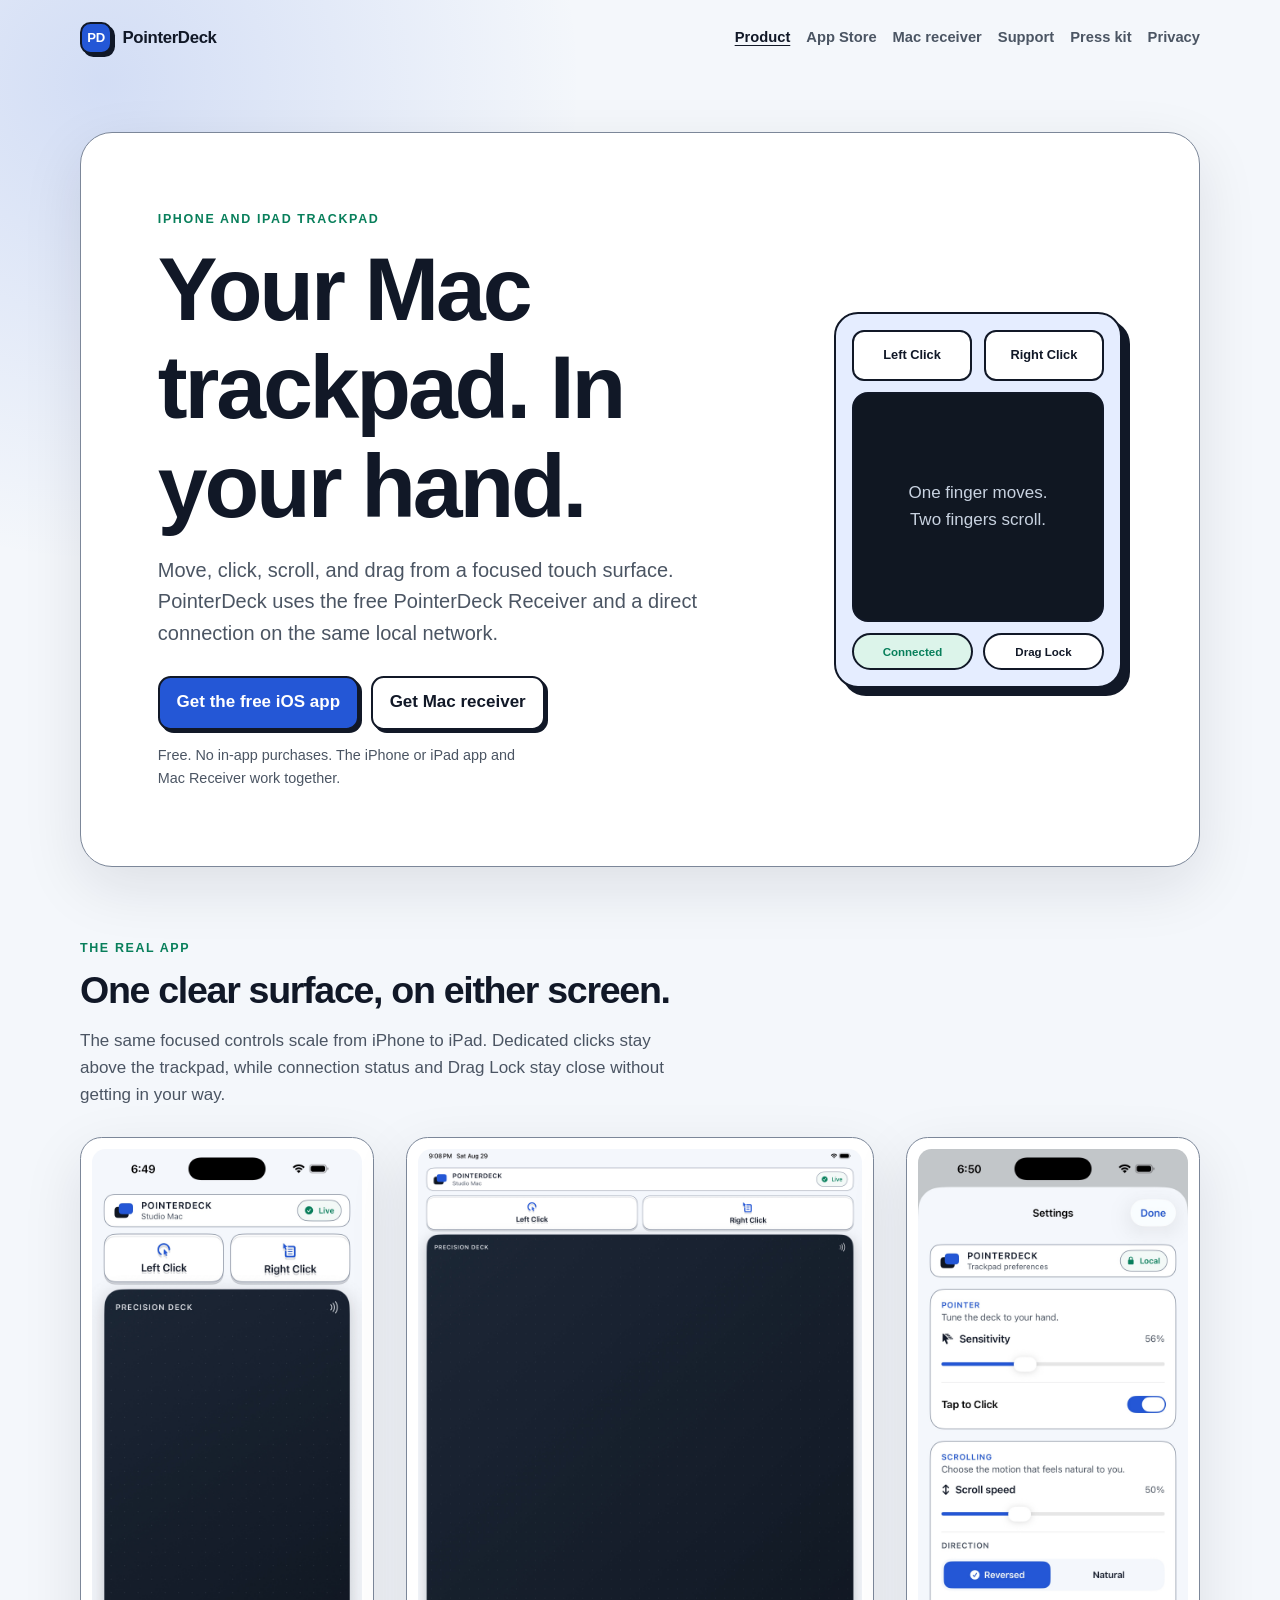
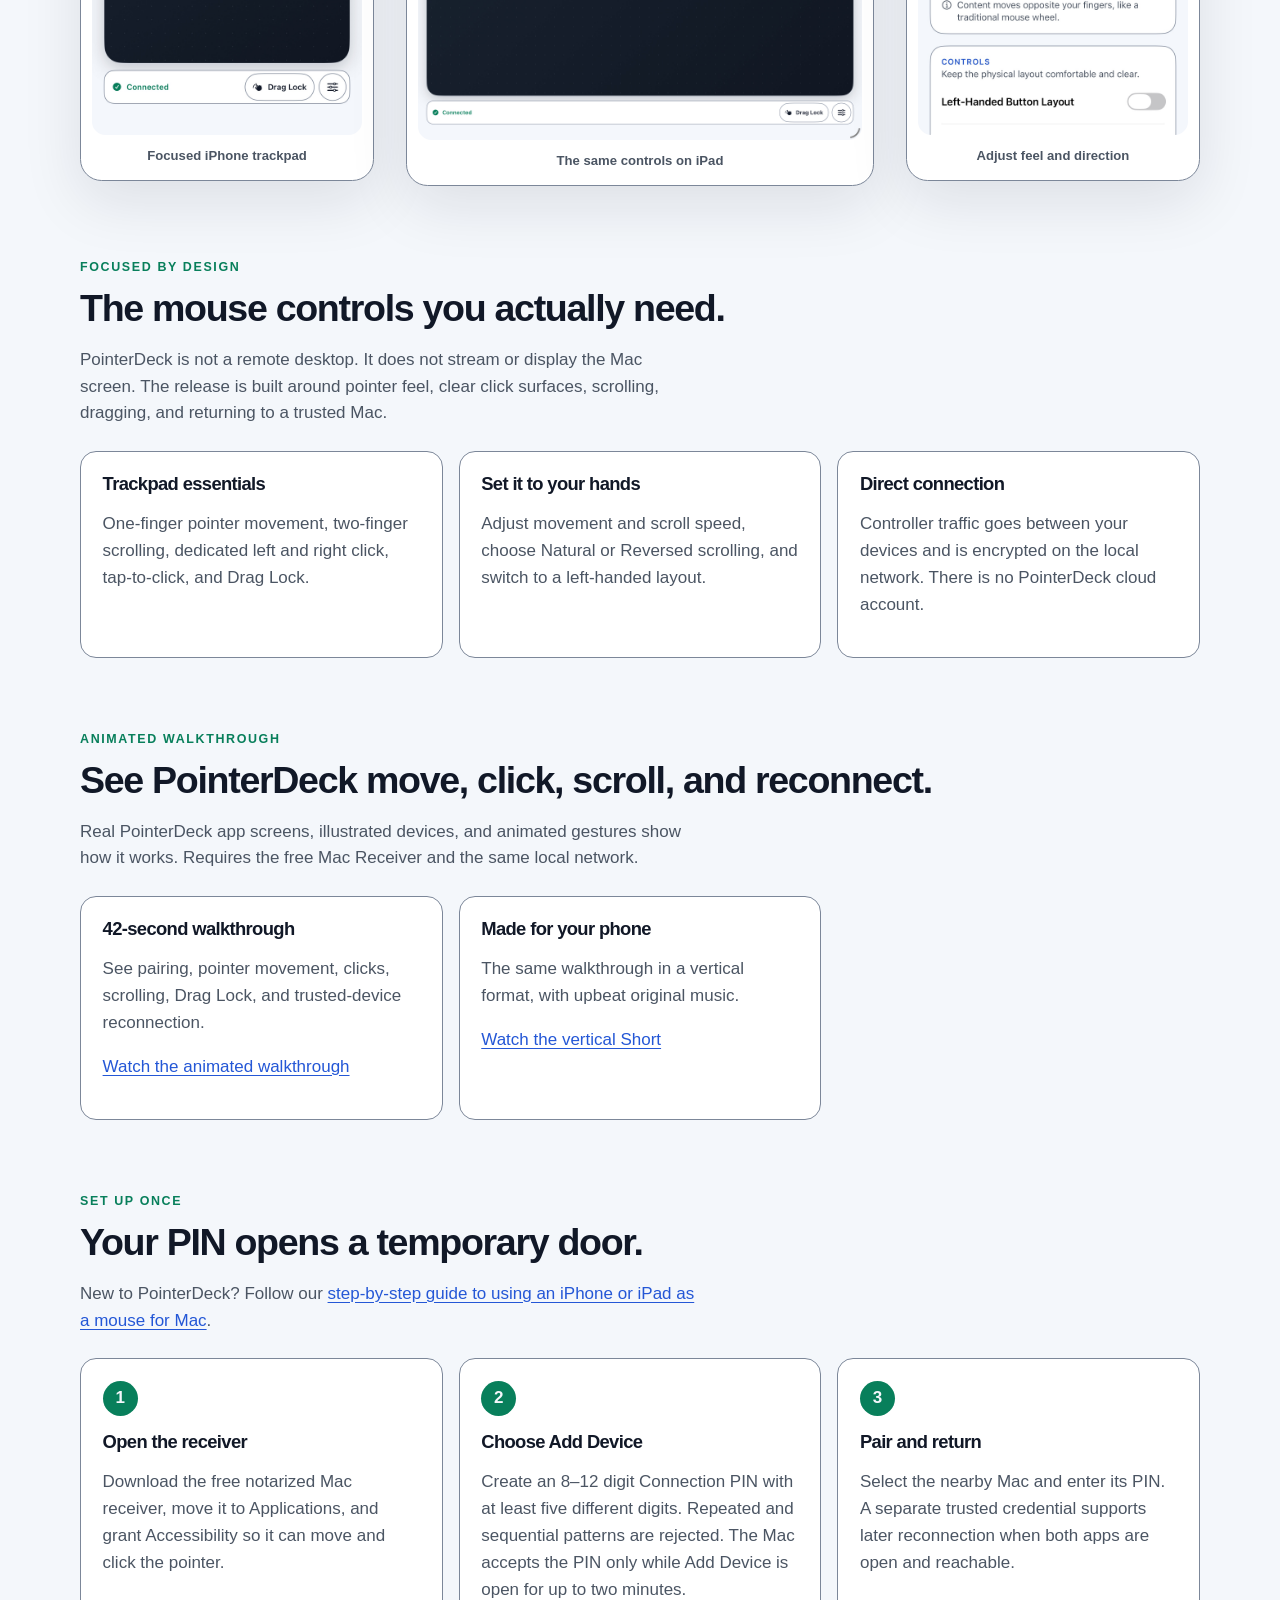
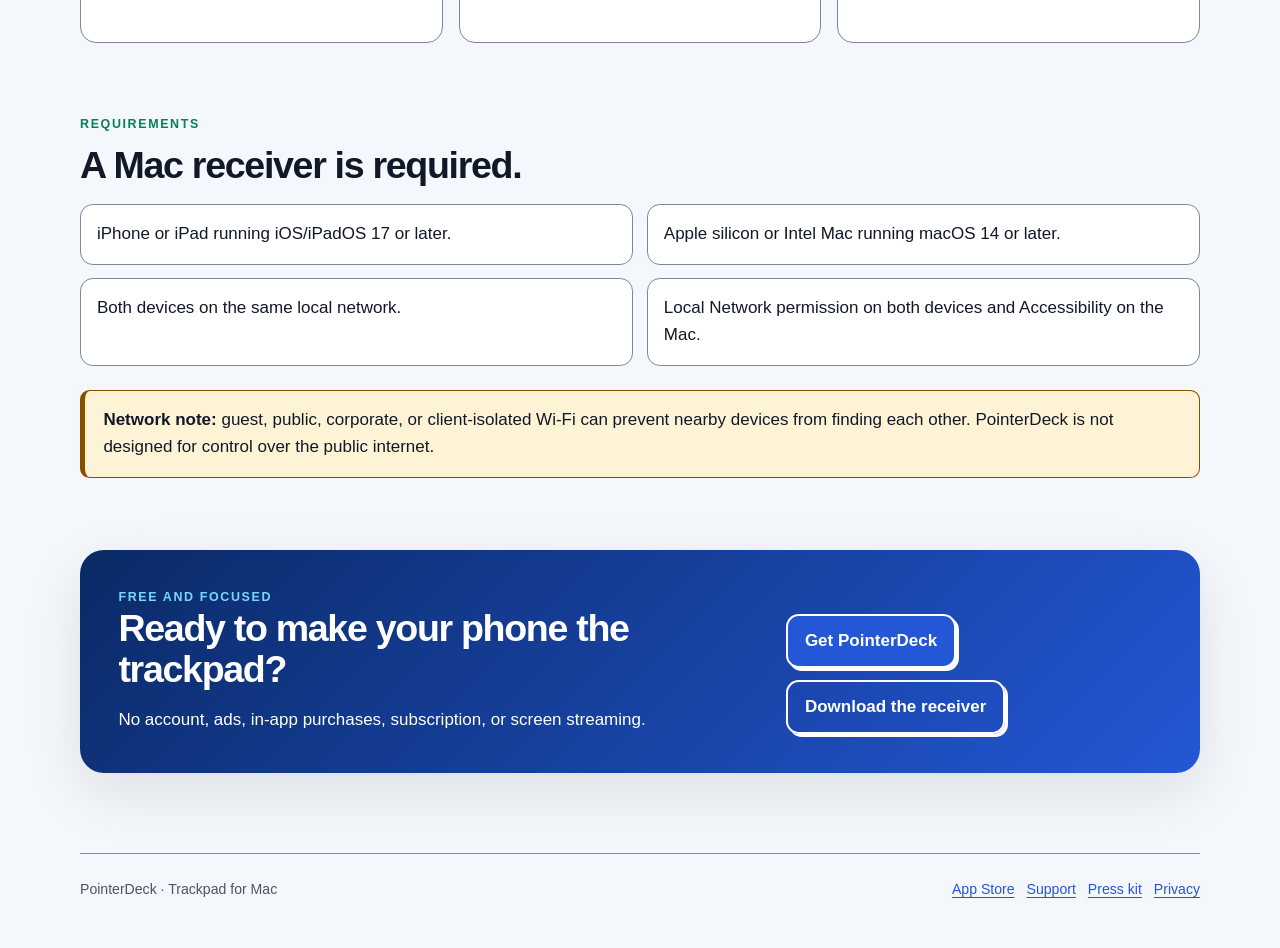
<file: index.html>
<!doctype html>
<html lang="en">
<head>
  <meta charset="utf-8">
  <meta name="viewport" content="width=device-width, initial-scale=1">
  <meta name="robots" content="index,follow">
  <meta name="theme-color" content="#0a2a66">
  <meta name="description" content="PointerDeck turns an iPhone or iPad into a focused local trackpad for a Mac.">
  <meta name="apple-itunes-app" content="app-id=6806708304">
  <meta property="og:type" content="website">
  <meta property="og:site_name" content="PointerDeck">
  <meta property="og:locale" content="en_US">
  <meta property="og:title" content="PointerDeck — Trackpad for Mac">
  <meta property="og:description" content="Turn your iPhone or iPad into a focused local trackpad for your Mac. Free, with no account or screen streaming.">
  <meta property="og:url" content="https://ilushamesh-max.github.io/pointerdeck/">
  <meta property="og:image" content="https://ilushamesh-max.github.io/pointerdeck/assets/pointerdeck-social-card.png">
  <meta property="og:image:width" content="1200">
  <meta property="og:image:height" content="630">
  <meta property="og:image:alt" content="PointerDeck — Your Mac trackpad. In your hand. Free for iPhone and iPad.">
  <meta name="twitter:card" content="summary_large_image">
  <meta name="twitter:title" content="PointerDeck — Trackpad for Mac">
  <meta name="twitter:description" content="A focused local trackpad for Mac, controlled from iPhone or iPad. Free, with no account or screen streaming.">
  <meta name="twitter:image" content="https://ilushamesh-max.github.io/pointerdeck/assets/pointerdeck-social-card.png">
  <meta name="twitter:image:alt" content="PointerDeck — Your Mac trackpad. In your hand. Free for iPhone and iPad.">
  <title>PointerDeck — Trackpad for Mac</title>
  <link rel="canonical" href="https://ilushamesh-max.github.io/pointerdeck/">
  <link rel="icon" type="image/png" sizes="32x32" href="assets/pointerdeck-icon-32.png">
  <link rel="apple-touch-icon" sizes="180x180" href="assets/pointerdeck-icon-180.png">
  <link rel="stylesheet" href="styles.css">
  <script type="application/ld+json">
  {
    "@context": "https://schema.org",
    "@type": "SoftwareApplication",
    "name": "PointerDeck: Trackpad for Mac",
    "applicationCategory": "UtilitiesApplication",
    "operatingSystem": "iOS 17 or later; iPadOS 17 or later",
    "description": "PointerDeck turns an iPhone or iPad into a focused local trackpad for a Mac.",
    "url": "https://ilushamesh-max.github.io/pointerdeck/",
    "downloadUrl": "https://apps.apple.com/us/app/pointerdeck-trackpad-for-mac/id6806708304",
    "image": "https://ilushamesh-max.github.io/pointerdeck/assets/pointerdeck-icon-1024.png",
    "softwareVersion": "1.0",
    "offers": {
      "@type": "Offer",
      "price": "0",
      "priceCurrency": "USD"
    }
  }
  </script>
</head>
<body>
  <a class="skip-link" href="#main-content">Skip to main content</a>
  <header class="site-header">
    <a class="brand" href="index.html"><span class="brand-mark" aria-hidden="true">PD</span>PointerDeck</a>
    <nav class="site-nav" aria-label="Primary">
      <a href="index.html" aria-current="page">Product</a>
      <a href="https://apps.apple.com/app/apple-store/id6806708304?pt=129219446&amp;ct=website_home&amp;mt=8">App Store</a>
      <a href="mac.html">Mac receiver</a>
      <a href="support.html">Support</a>
      <a href="press.html">Press kit</a>
      <a href="privacy.html">Privacy</a>
    </nav>
  </header>

  <main class="page-shell" id="main-content">
    <section class="hero">
      <div>
        <p class="eyebrow">iPhone and iPad trackpad</p>
        <h1>Your Mac trackpad. In your hand.</h1>
        <p class="lede">Move, click, scroll, and drag from a focused touch surface. PointerDeck uses the free PointerDeck Receiver and a direct connection on the same local network.</p>
        <div class="actions">
          <a class="button" href="https://apps.apple.com/app/apple-store/id6806708304?pt=129219446&amp;ct=website_home&amp;mt=8" aria-label="Download PointerDeck on the App Store">Get the free iOS app</a>
          <a class="button secondary" href="mac.html">Get Mac receiver</a>
        </div>
        <p class="action-note">Free. No in-app purchases. The iPhone or iPad app and Mac Receiver work together.</p>
      </div>
      <div class="trackpad-card" role="img" aria-label="Illustration of PointerDeck with Left Click and Right Click buttons above a large trackpad">
        <div class="click-row">
          <div class="click-key">Left Click</div>
          <div class="click-key">Right Click</div>
        </div>
        <div class="track-surface">One finger moves.<br>Two fingers scroll.</div>
        <div class="status-row">
          <div class="status-chip online">Connected</div>
          <div class="status-chip">Drag Lock</div>
        </div>
      </div>
    </section>

    <section class="section" aria-labelledby="real-app-title">
      <p class="eyebrow">The real app</p>
      <h2 id="real-app-title">One clear surface, on either screen.</h2>
      <p class="section-intro">The same focused controls scale from iPhone to iPad. Dedicated clicks stay above the trackpad, while connection status and Drag Lock stay close without getting in your way.</p>
      <div class="screenshot-grid">
        <figure class="screenshot-card phone-shot">
          <img src="assets/pointerdeck-iphone-trackpad.jpg" width="1320" height="2868" loading="lazy" alt="PointerDeck trackpad screen on iPhone, with left and right click controls above the trackpad">
          <figcaption>Focused iPhone trackpad</figcaption>
        </figure>
        <figure class="screenshot-card tablet-shot">
          <img src="assets/pointerdeck-ipad-trackpad.jpg" width="2064" height="2752" loading="lazy" alt="PointerDeck trackpad screen adapted for iPad">
          <figcaption>The same controls on iPad</figcaption>
        </figure>
        <figure class="screenshot-card phone-shot">
          <img src="assets/pointerdeck-iphone-settings.jpg" width="1320" height="2868" loading="lazy" alt="PointerDeck settings for movement, scrolling, handedness, and tap to click">
          <figcaption>Adjust feel and direction</figcaption>
        </figure>
      </div>
    </section>

    <section class="section" aria-labelledby="focused-title">
      <p class="eyebrow">Focused by design</p>
      <h2 id="focused-title">The mouse controls you actually need.</h2>
      <p class="section-intro">PointerDeck is not a remote desktop. It does not stream or display the Mac screen. The release is built around pointer feel, clear click surfaces, scrolling, dragging, and returning to a trusted Mac.</p>
      <div class="grid">
        <article class="card">
          <h3>Trackpad essentials</h3>
          <p>One-finger pointer movement, two-finger scrolling, dedicated left and right click, tap-to-click, and Drag Lock.</p>
        </article>
        <article class="card">
          <h3>Set it to your hands</h3>
          <p>Adjust movement and scroll speed, choose Natural or Reversed scrolling, and switch to a left-handed layout.</p>
        </article>
        <article class="card">
          <h3>Direct connection</h3>
          <p>Controller traffic goes between your devices and is encrypted on the local network. There is no PointerDeck cloud account.</p>
        </article>
      </div>
    </section>

    <section class="section" aria-labelledby="demo-title">
      <p class="eyebrow">Animated walkthrough</p>
      <h2 id="demo-title">See PointerDeck move, click, scroll, and reconnect.</h2>
      <p class="section-intro">Real PointerDeck app screens, illustrated devices, and animated gestures show how it works. Requires the free Mac Receiver and the same local network.</p>
      <div class="grid">
        <article class="card">
          <h3>42-second walkthrough</h3>
          <p>See pairing, pointer movement, clicks, scrolling, Drag Lock, and trusted-device reconnection.</p>
          <p><a href="https://youtu.be/RWZ7zhp_Peg">Watch the animated walkthrough</a></p>
        </article>
        <article class="card">
          <h3>Made for your phone</h3>
          <p>The same walkthrough in a vertical format, with upbeat original music.</p>
          <p><a href="https://youtube.com/shorts/Tt1CT3HO0D8">Watch the vertical Short</a></p>
        </article>
      </div>
    </section>

    <section class="section" aria-labelledby="setup-title">
      <p class="eyebrow">Set up once</p>
      <h2 id="setup-title">Your PIN opens a temporary door.</h2>
      <p class="section-intro">New to PointerDeck? Follow our <a href="use-iphone-as-mouse-for-mac.html">step-by-step guide to using an iPhone or iPad as a mouse for Mac</a>.</p>
      <div class="grid">
        <article class="card">
          <div class="step-number">1</div>
          <h3>Open the receiver</h3>
          <p>Download the free notarized Mac receiver, move it to Applications, and grant Accessibility so it can move and click the pointer.</p>
        </article>
        <article class="card">
          <div class="step-number">2</div>
          <h3>Choose Add Device</h3>
          <p>Create an 8–12 digit Connection PIN with at least five different digits. Repeated and sequential patterns are rejected. The Mac accepts the PIN only while Add Device is open for up to two minutes.</p>
        </article>
        <article class="card">
          <div class="step-number">3</div>
          <h3>Pair and return</h3>
          <p>Select the nearby Mac and enter its PIN. A separate trusted credential supports later reconnection when both apps are open and reachable.</p>
        </article>
      </div>
    </section>

    <section class="section" aria-labelledby="requirements-title">
      <p class="eyebrow">Requirements</p>
      <h2 id="requirements-title">A Mac receiver is required.</h2>
      <ul class="fact-list">
        <li>iPhone or iPad running iOS/iPadOS 17 or later.</li>
        <li>Apple silicon or Intel Mac running macOS 14 or later.</li>
        <li>Both devices on the same local network.</li>
        <li>Local Network permission on both devices and Accessibility on the Mac.</li>
      </ul>
      <div class="notice"><strong>Network note:</strong> guest, public, corporate, or client-isolated Wi-Fi can prevent nearby devices from finding each other. PointerDeck is not designed for control over the public internet.</div>
    </section>

    <section class="section final-cta" aria-labelledby="ready-title">
      <div>
        <p class="eyebrow">Free and focused</p>
        <h2 id="ready-title">Ready to make your phone the trackpad?</h2>
        <p>No account, ads, in-app purchases, subscription, or screen streaming.</p>
      </div>
      <div class="actions">
        <a class="button" href="https://apps.apple.com/app/apple-store/id6806708304?pt=129219446&amp;ct=website_home&amp;mt=8">Get PointerDeck</a>
        <a class="button secondary" href="mac.html">Download the receiver</a>
      </div>
    </section>
  </main>

  <footer class="site-footer">
    <span>PointerDeck · Trackpad for Mac</span>
    <span class="footer-links"><a href="https://apps.apple.com/app/apple-store/id6806708304?pt=129219446&amp;ct=website_home&amp;mt=8">App Store</a><a href="support.html">Support</a><a href="press.html">Press kit</a><a href="privacy.html">Privacy</a></span>
  </footer>
</body>
</html>
</file>
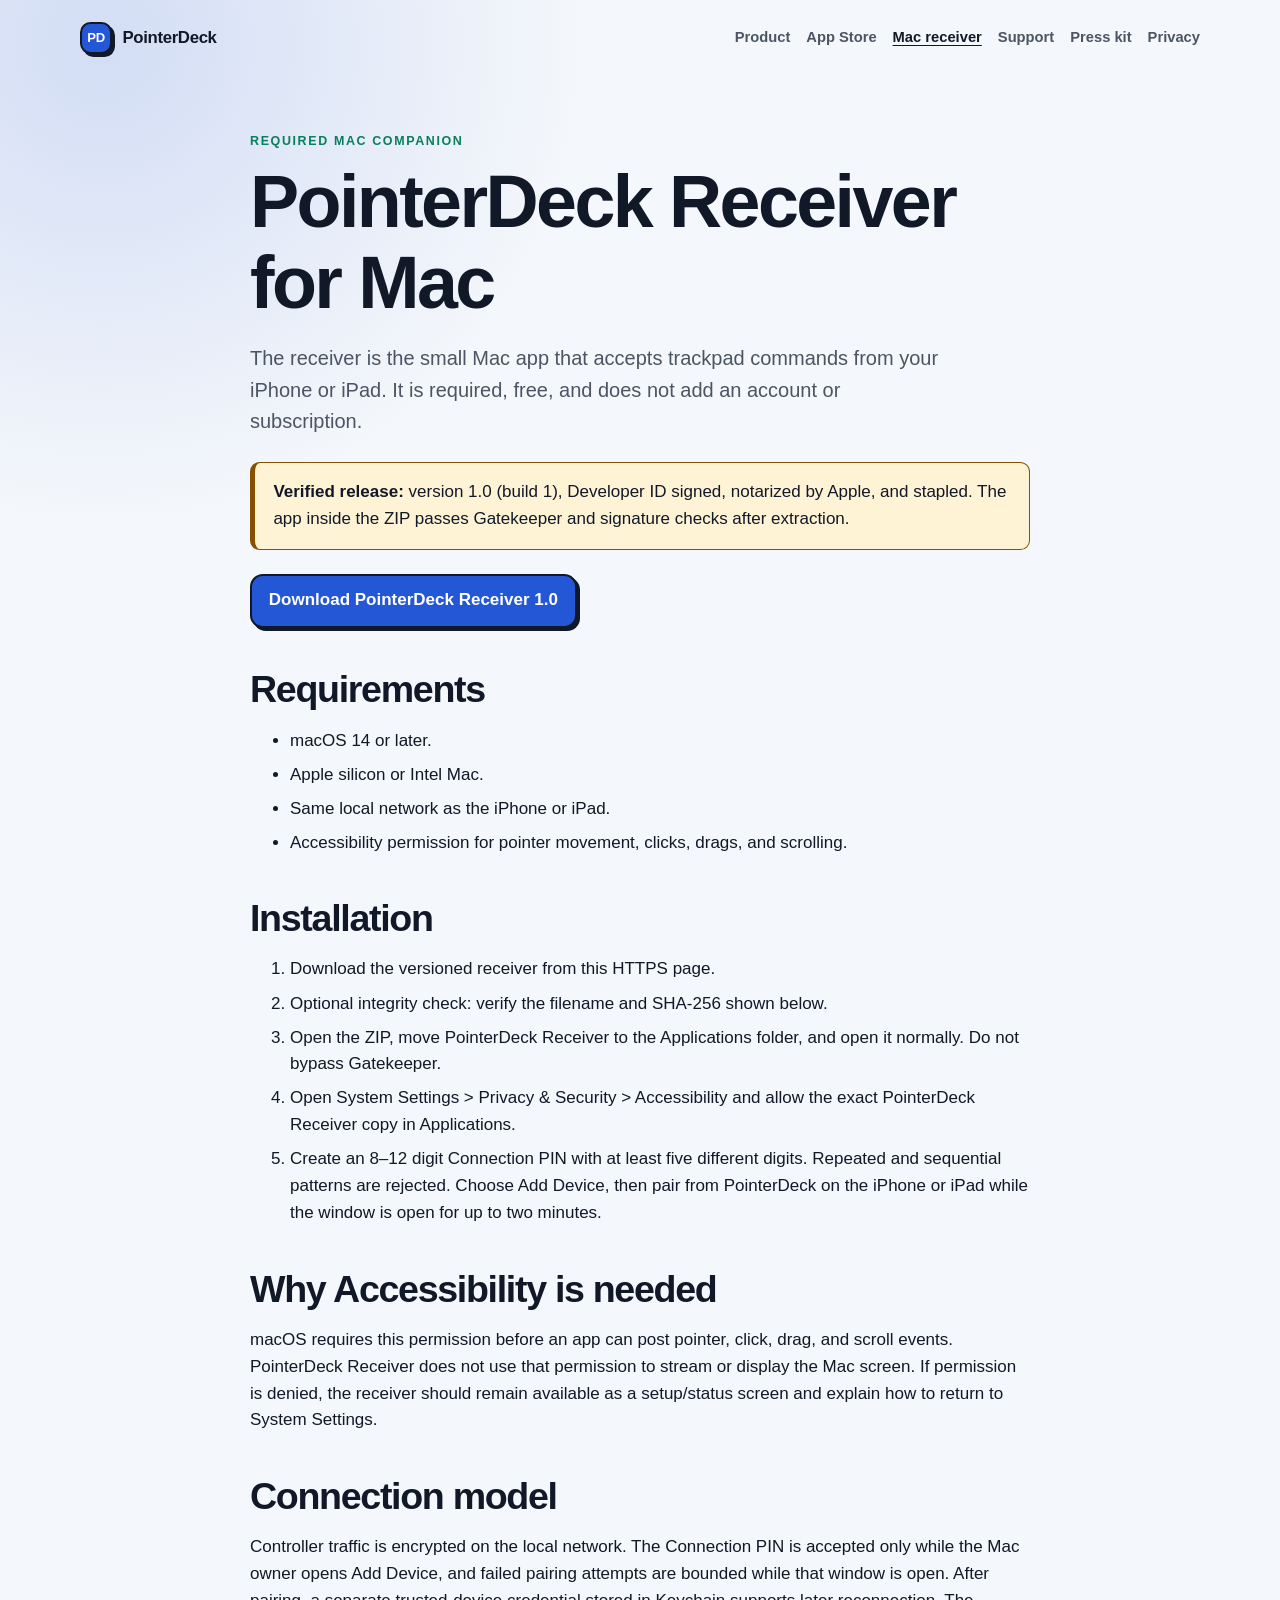
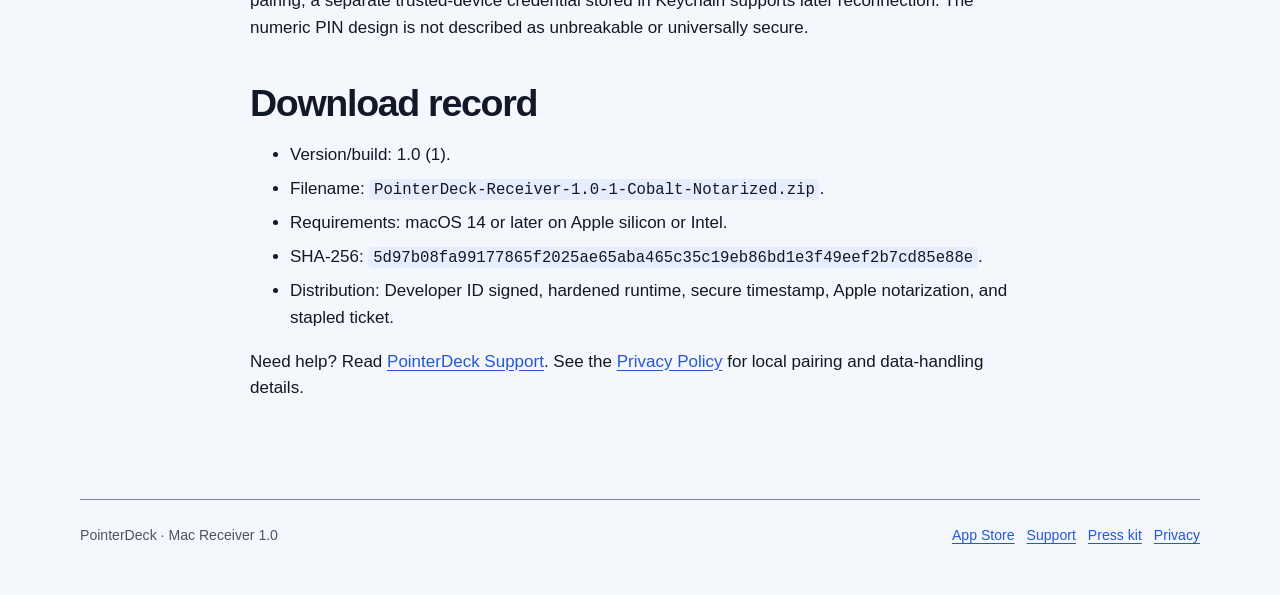
<file: mac.html>
<!doctype html>
<html lang="en">
<head>
  <meta charset="utf-8">
  <meta name="viewport" content="width=device-width, initial-scale=1">
  <meta name="robots" content="index,follow">
  <meta name="theme-color" content="#0a2a66">
  <meta name="description" content="Download PointerDeck Receiver 1.0 for Apple silicon and Intel Macs running macOS 14 or later.">
  <meta name="apple-itunes-app" content="app-id=6806708304">
  <meta property="og:type" content="website">
  <meta property="og:site_name" content="PointerDeck">
  <meta property="og:title" content="PointerDeck Receiver for Mac">
  <meta property="og:description" content="Download the free, notarized Mac receiver required by PointerDeck on iPhone and iPad.">
  <meta property="og:url" content="https://ilushamesh-max.github.io/pointerdeck/mac.html">
  <meta property="og:image" content="https://ilushamesh-max.github.io/pointerdeck/assets/pointerdeck-social-card.png">
  <meta name="twitter:card" content="summary_large_image">
  <title>Mac Receiver — PointerDeck</title>
  <link rel="canonical" href="https://ilushamesh-max.github.io/pointerdeck/mac.html">
  <link rel="icon" type="image/png" sizes="32x32" href="assets/pointerdeck-icon-32.png">
  <link rel="apple-touch-icon" sizes="180x180" href="assets/pointerdeck-icon-180.png">
  <link rel="stylesheet" href="styles.css">
</head>
<body>
  <a class="skip-link" href="#main-content">Skip to main content</a>
  <header class="site-header">
    <a class="brand" href="index.html"><span class="brand-mark" aria-hidden="true">PD</span>PointerDeck</a>
    <nav class="site-nav" aria-label="Primary">
      <a href="index.html">Product</a>
      <a href="https://apps.apple.com/app/apple-store/id6806708304?pt=129219446&amp;ct=website_home&amp;mt=8">App Store</a>
      <a href="mac.html" aria-current="page">Mac receiver</a>
      <a href="support.html">Support</a>
      <a href="press.html">Press kit</a>
      <a href="privacy.html">Privacy</a>
    </nav>
  </header>

  <main class="page-shell prose" id="main-content">
    <p class="eyebrow">Required Mac companion</p>
    <h1 class="page-title">PointerDeck Receiver for Mac</h1>
    <p class="lede">The receiver is the small Mac app that accepts trackpad commands from your iPhone or iPad. It is required, free, and does not add an account or subscription.</p>

    <div class="notice"><strong>Verified release:</strong> version 1.0 (build 1), Developer ID signed, notarized by Apple, and stapled. The app inside the ZIP passes Gatekeeper and signature checks after extraction.</div>
    <p><a class="button" href="https://ilushamesh-max.github.io/pointerdeck/PointerDeck-Receiver-1.0-1-Cobalt-Notarized.zip">Download PointerDeck Receiver 1.0</a></p>

    <h2>Requirements</h2>
    <ul>
      <li>macOS 14 or later.</li>
      <li>Apple silicon or Intel Mac.</li>
      <li>Same local network as the iPhone or iPad.</li>
      <li>Accessibility permission for pointer movement, clicks, drags, and scrolling.</li>
    </ul>

    <h2>Installation</h2>
    <ol>
      <li>Download the versioned receiver from this HTTPS page.</li>
      <li>Optional integrity check: verify the filename and SHA-256 shown below.</li>
      <li>Open the ZIP, move PointerDeck Receiver to the Applications folder, and open it normally. Do not bypass Gatekeeper.</li>
      <li>Open System Settings &gt; Privacy &amp; Security &gt; Accessibility and allow the exact PointerDeck Receiver copy in Applications.</li>
      <li>Create an 8–12 digit Connection PIN with at least five different digits. Repeated and sequential patterns are rejected. Choose Add Device, then pair from PointerDeck on the iPhone or iPad while the window is open for up to two minutes.</li>
    </ol>

    <h2>Why Accessibility is needed</h2>
    <p>macOS requires this permission before an app can post pointer, click, drag, and scroll events. PointerDeck Receiver does not use that permission to stream or display the Mac screen. If permission is denied, the receiver should remain available as a setup/status screen and explain how to return to System Settings.</p>

    <h2>Connection model</h2>
    <p>Controller traffic is encrypted on the local network. The Connection PIN is accepted only while the Mac owner opens Add Device, and failed pairing attempts are bounded while that window is open. After pairing, a separate trusted-device credential stored in Keychain supports later reconnection. The numeric PIN design is not described as unbreakable or universally secure.</p>

    <h2>Download record</h2>
    <ul>
      <li>Version/build: 1.0 (1).</li>
      <li>Filename: <code>PointerDeck-Receiver-1.0-1-Cobalt-Notarized.zip</code>.</li>
      <li>Requirements: macOS 14 or later on Apple silicon or Intel.</li>
      <li>SHA-256: <code>5d97b08fa99177865f2025ae65aba465c35c19eb86bd1e3f49eef2b7cd85e88e</code>.</li>
      <li>Distribution: Developer ID signed, hardened runtime, secure timestamp, Apple notarization, and stapled ticket.</li>
    </ul>
    <p>Need help? Read <a href="support.html">PointerDeck Support</a>. See the <a href="privacy.html">Privacy Policy</a> for local pairing and data-handling details.</p>
  </main>

  <footer class="site-footer">
    <span>PointerDeck · Mac Receiver 1.0</span>
    <span class="footer-links"><a href="https://apps.apple.com/app/apple-store/id6806708304?pt=129219446&amp;ct=website_home&amp;mt=8">App Store</a><a href="support.html">Support</a><a href="press.html">Press kit</a><a href="privacy.html">Privacy</a></span>
  </footer>
</body>
</html>
</file>
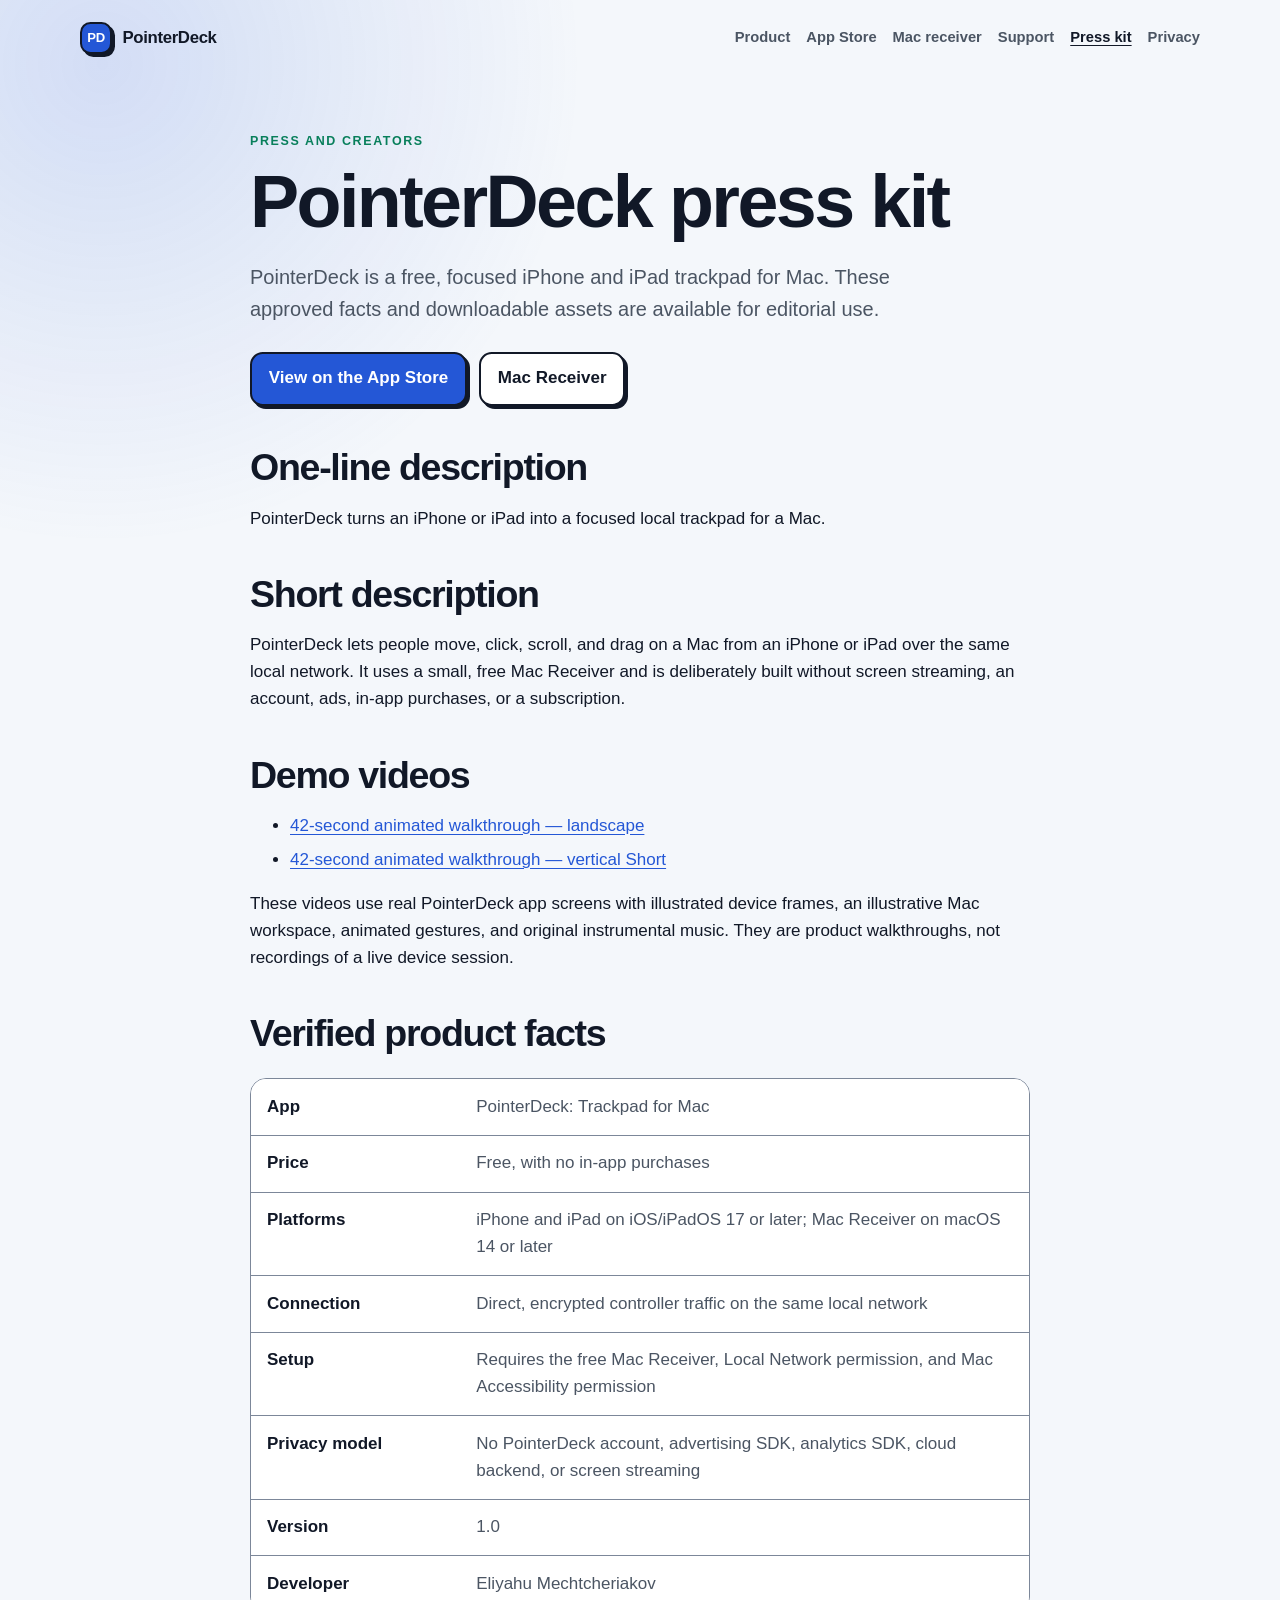
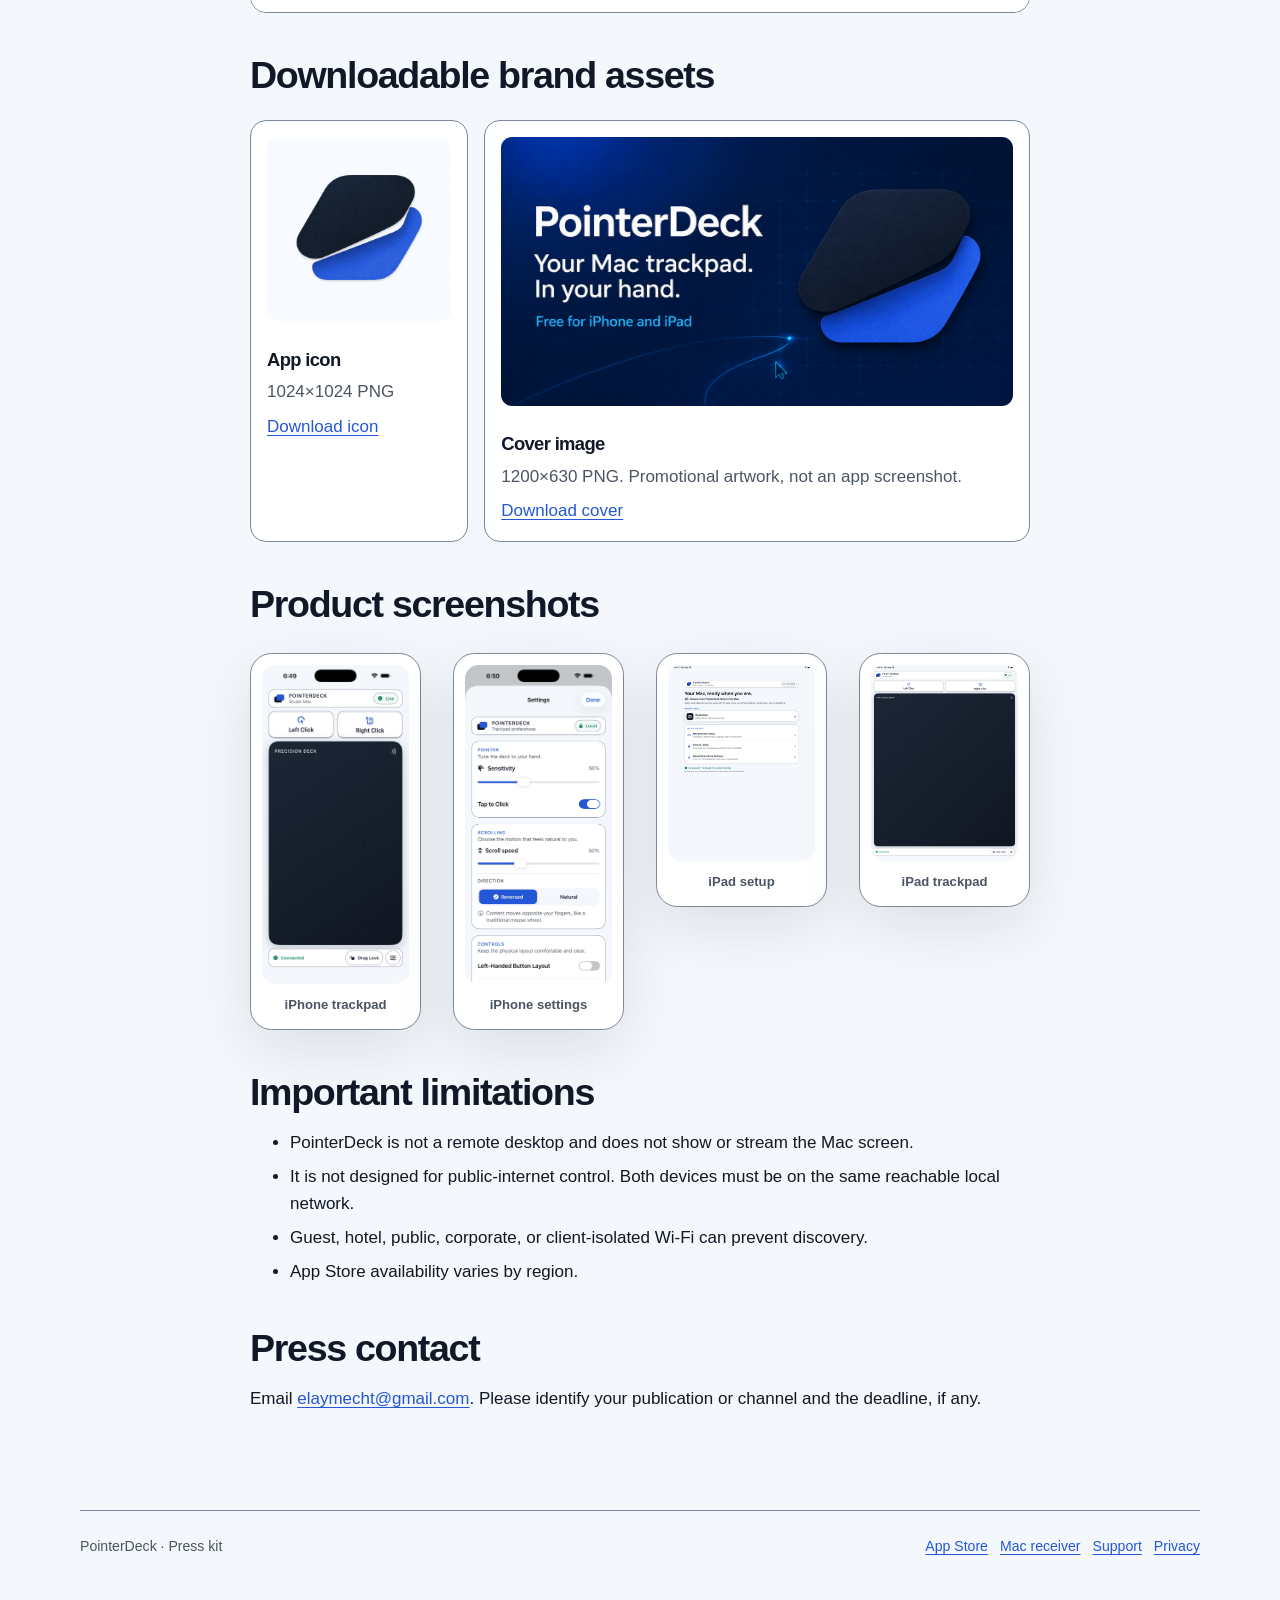
<file: press.html>
<!doctype html>
<html lang="en">
<head>
  <meta charset="utf-8">
  <meta name="viewport" content="width=device-width, initial-scale=1">
  <meta name="robots" content="index,follow">
  <meta name="theme-color" content="#0a2a66">
  <meta name="description" content="PointerDeck facts, descriptions, screenshots, brand assets, links, and press contact.">
  <meta name="apple-itunes-app" content="app-id=6806708304">
  <meta property="og:type" content="website">
  <meta property="og:site_name" content="PointerDeck">
  <meta property="og:title" content="PointerDeck Press Kit">
  <meta property="og:description" content="Facts, screenshots, brand assets, links, and contact information for PointerDeck.">
  <meta property="og:url" content="https://ilushamesh-max.github.io/pointerdeck/press.html">
  <meta property="og:image" content="https://ilushamesh-max.github.io/pointerdeck/assets/pointerdeck-social-card.png">
  <meta name="twitter:card" content="summary_large_image">
  <title>Press Kit — PointerDeck</title>
  <link rel="canonical" href="https://ilushamesh-max.github.io/pointerdeck/press.html">
  <link rel="icon" type="image/png" sizes="32x32" href="assets/pointerdeck-icon-32.png">
  <link rel="apple-touch-icon" sizes="180x180" href="assets/pointerdeck-icon-180.png">
  <link rel="stylesheet" href="styles.css">
</head>
<body>
  <a class="skip-link" href="#main-content">Skip to main content</a>
  <header class="site-header">
    <a class="brand" href="index.html"><span class="brand-mark" aria-hidden="true">PD</span>PointerDeck</a>
    <nav class="site-nav" aria-label="Primary">
      <a href="index.html">Product</a>
      <a href="https://apps.apple.com/app/apple-store/id6806708304?pt=129219446&amp;ct=press_kit&amp;mt=8">App Store</a>
      <a href="mac.html">Mac receiver</a>
      <a href="support.html">Support</a>
      <a href="press.html" aria-current="page">Press kit</a>
      <a href="privacy.html">Privacy</a>
    </nav>
  </header>

  <main class="page-shell prose" id="main-content">
    <p class="eyebrow">Press and creators</p>
    <h1 class="page-title">PointerDeck press kit</h1>
    <p class="lede">PointerDeck is a free, focused iPhone and iPad trackpad for Mac. These approved facts and downloadable assets are available for editorial use.</p>

    <div class="actions">
      <a class="button" href="https://apps.apple.com/app/apple-store/id6806708304?pt=129219446&amp;ct=press_kit&amp;mt=8">View on the App Store</a>
      <a class="button secondary" href="mac.html">Mac Receiver</a>
    </div>

    <h2>One-line description</h2>
    <p>PointerDeck turns an iPhone or iPad into a focused local trackpad for a Mac.</p>

    <h2>Short description</h2>
    <p>PointerDeck lets people move, click, scroll, and drag on a Mac from an iPhone or iPad over the same local network. It uses a small, free Mac Receiver and is deliberately built without screen streaming, an account, ads, in-app purchases, or a subscription.</p>

    <h2>Demo videos</h2>
    <ul>
      <li><a href="https://youtu.be/RWZ7zhp_Peg">42-second animated walkthrough — landscape</a></li>
      <li><a href="https://youtube.com/shorts/Tt1CT3HO0D8">42-second animated walkthrough — vertical Short</a></li>
    </ul>
    <p>These videos use real PointerDeck app screens with illustrated device frames, an illustrative Mac workspace, animated gestures, and original instrumental music. They are product walkthroughs, not recordings of a live device session.</p>

    <h2>Verified product facts</h2>
    <dl class="fact-table">
      <div><dt>App</dt><dd>PointerDeck: Trackpad for Mac</dd></div>
      <div><dt>Price</dt><dd>Free, with no in-app purchases</dd></div>
      <div><dt>Platforms</dt><dd>iPhone and iPad on iOS/iPadOS 17 or later; Mac Receiver on macOS 14 or later</dd></div>
      <div><dt>Connection</dt><dd>Direct, encrypted controller traffic on the same local network</dd></div>
      <div><dt>Setup</dt><dd>Requires the free Mac Receiver, Local Network permission, and Mac Accessibility permission</dd></div>
      <div><dt>Privacy model</dt><dd>No PointerDeck account, advertising SDK, analytics SDK, cloud backend, or screen streaming</dd></div>
      <div><dt>Version</dt><dd>1.0</dd></div>
      <div><dt>Developer</dt><dd>Eliyahu Mechtcheriakov</dd></div>
    </dl>

    <h2>Downloadable brand assets</h2>
    <div class="asset-grid">
      <article class="asset-card">
        <img class="asset-preview icon-preview" src="assets/pointerdeck-icon-1024.png" width="1024" height="1024" loading="lazy" alt="PointerDeck app icon">
        <h3>App icon</h3>
        <p>1024×1024 PNG</p>
        <a href="assets/pointerdeck-icon-1024.png" download>Download icon</a>
      </article>
      <article class="asset-card wide-asset">
        <img class="asset-preview" src="assets/pointerdeck-social-card.png" width="1200" height="630" loading="lazy" alt="PointerDeck cobalt press and social card">
        <h3>Cover image</h3>
        <p>1200×630 PNG. Promotional artwork, not an app screenshot.</p>
        <a href="assets/pointerdeck-social-card.png" download>Download cover</a>
      </article>
    </div>

    <h2>Product screenshots</h2>
    <div class="screenshot-grid press-shots">
      <figure class="screenshot-card phone-shot">
        <a href="assets/pointerdeck-iphone-trackpad.jpg"><img src="assets/pointerdeck-iphone-trackpad.jpg" width="1320" height="2868" loading="lazy" alt="PointerDeck trackpad on iPhone"></a>
        <figcaption>iPhone trackpad</figcaption>
      </figure>
      <figure class="screenshot-card phone-shot">
        <a href="assets/pointerdeck-iphone-settings.jpg"><img src="assets/pointerdeck-iphone-settings.jpg" width="1320" height="2868" loading="lazy" alt="PointerDeck settings on iPhone"></a>
        <figcaption>iPhone settings</figcaption>
      </figure>
      <figure class="screenshot-card tablet-shot">
        <a href="assets/pointerdeck-ipad-setup.jpg"><img src="assets/pointerdeck-ipad-setup.jpg" width="2064" height="2752" loading="lazy" alt="PointerDeck setup on iPad"></a>
        <figcaption>iPad setup</figcaption>
      </figure>
      <figure class="screenshot-card tablet-shot">
        <a href="assets/pointerdeck-ipad-trackpad.jpg"><img src="assets/pointerdeck-ipad-trackpad.jpg" width="2064" height="2752" loading="lazy" alt="PointerDeck trackpad on iPad"></a>
        <figcaption>iPad trackpad</figcaption>
      </figure>
    </div>

    <h2>Important limitations</h2>
    <ul>
      <li>PointerDeck is not a remote desktop and does not show or stream the Mac screen.</li>
      <li>It is not designed for public-internet control. Both devices must be on the same reachable local network.</li>
      <li>Guest, hotel, public, corporate, or client-isolated Wi-Fi can prevent discovery.</li>
      <li>App Store availability varies by region.</li>
    </ul>

    <h2>Press contact</h2>
    <p>Email <a href="mailto:elaymecht@gmail.com">elaymecht@gmail.com</a>. Please identify your publication or channel and the deadline, if any.</p>
  </main>

  <footer class="site-footer">
    <span>PointerDeck · Press kit</span>
    <span class="footer-links"><a href="https://apps.apple.com/app/apple-store/id6806708304?pt=129219446&amp;ct=press_kit&amp;mt=8">App Store</a><a href="mac.html">Mac receiver</a><a href="support.html">Support</a><a href="privacy.html">Privacy</a></span>
  </footer>
</body>
</html>
</file>
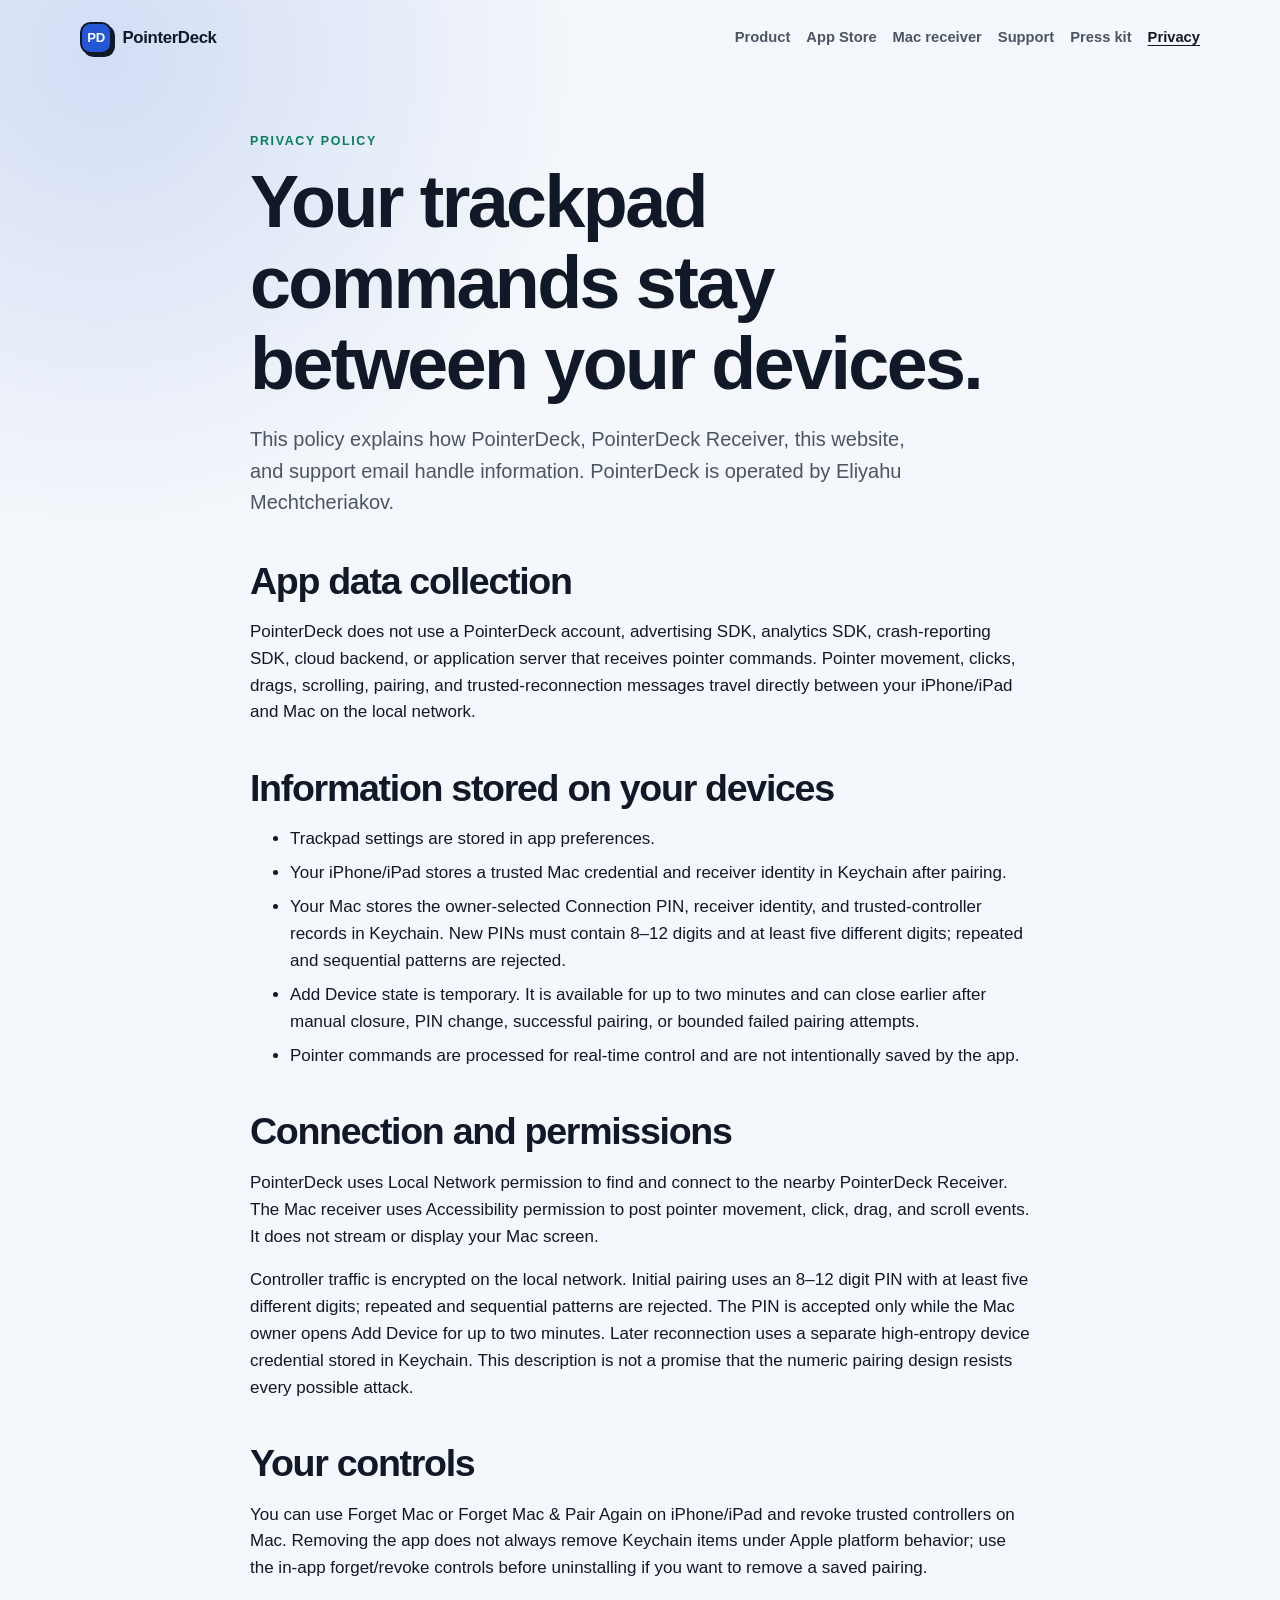
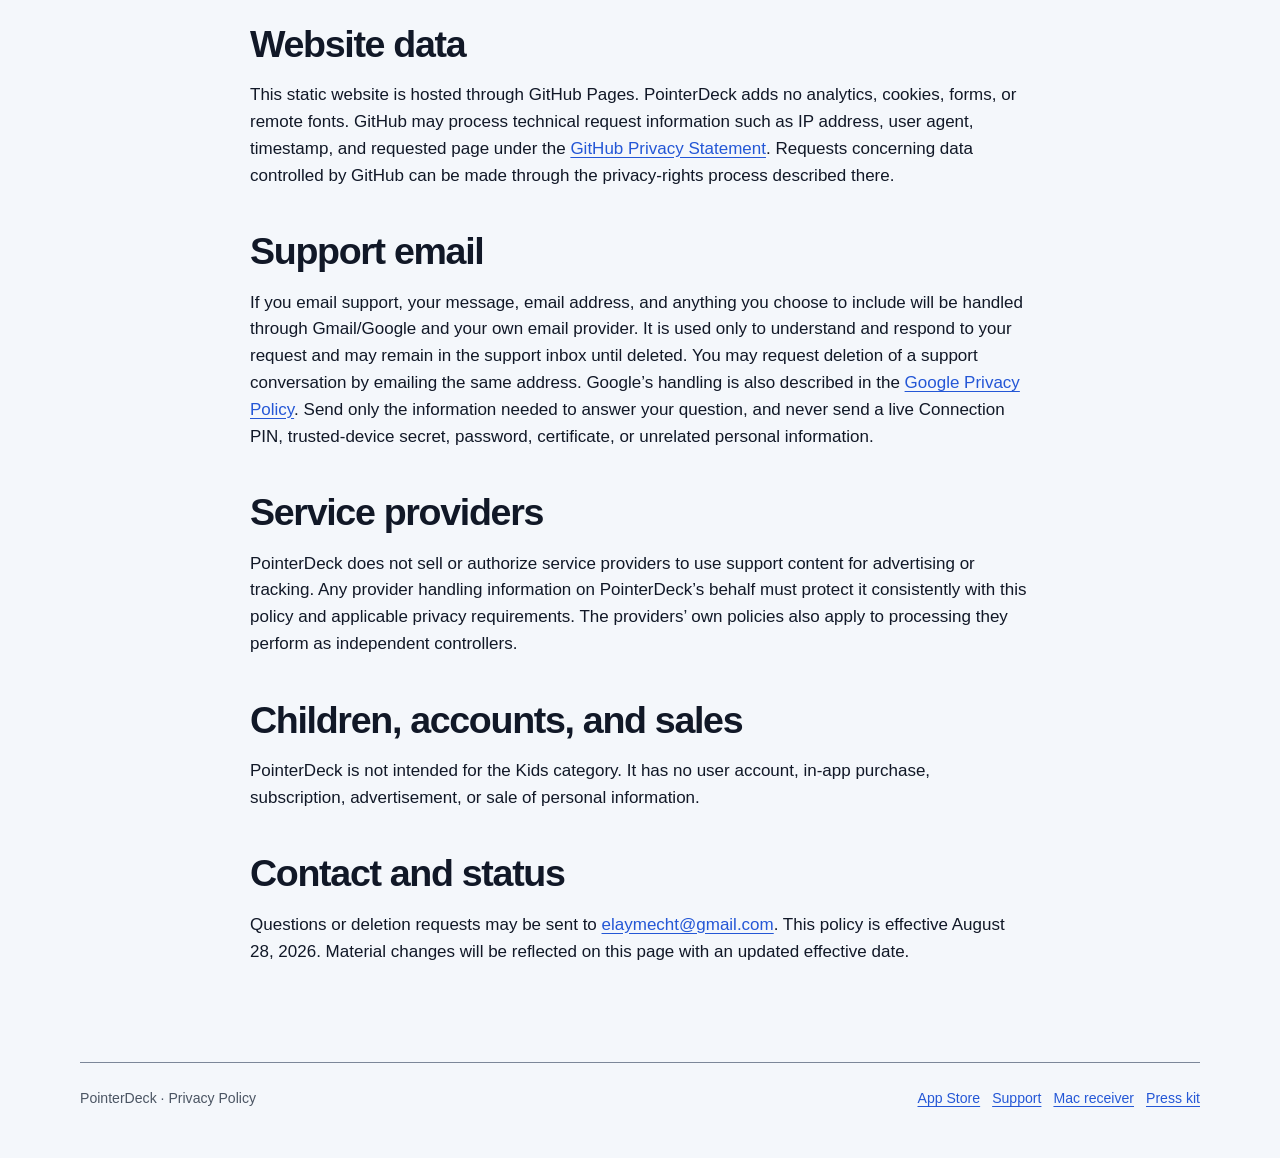
<file: privacy.html>
<!doctype html>
<html lang="en">
<head>
  <meta charset="utf-8">
  <meta name="viewport" content="width=device-width, initial-scale=1">
  <meta name="robots" content="index,follow">
  <meta name="theme-color" content="#0a2a66">
  <meta name="description" content="Privacy Policy for PointerDeck and PointerDeck Receiver.">
  <meta name="apple-itunes-app" content="app-id=6806708304">
  <meta property="og:type" content="website">
  <meta property="og:site_name" content="PointerDeck">
  <meta property="og:title" content="PointerDeck Privacy Policy">
  <meta property="og:description" content="How PointerDeck handles local pairing, device settings, its website, and support email.">
  <meta property="og:url" content="https://ilushamesh-max.github.io/pointerdeck/privacy.html">
  <meta property="og:image" content="https://ilushamesh-max.github.io/pointerdeck/assets/pointerdeck-social-card.png">
  <meta name="twitter:card" content="summary_large_image">
  <title>Privacy — PointerDeck</title>
  <link rel="canonical" href="https://ilushamesh-max.github.io/pointerdeck/privacy.html">
  <link rel="icon" type="image/png" sizes="32x32" href="assets/pointerdeck-icon-32.png">
  <link rel="apple-touch-icon" sizes="180x180" href="assets/pointerdeck-icon-180.png">
  <link rel="stylesheet" href="styles.css">
</head>
<body>
  <a class="skip-link" href="#main-content">Skip to main content</a>
  <header class="site-header">
    <a class="brand" href="index.html"><span class="brand-mark" aria-hidden="true">PD</span>PointerDeck</a>
    <nav class="site-nav" aria-label="Primary">
      <a href="index.html">Product</a>
      <a href="https://apps.apple.com/app/apple-store/id6806708304?pt=129219446&amp;ct=website_home&amp;mt=8">App Store</a>
      <a href="mac.html">Mac receiver</a>
      <a href="support.html">Support</a>
      <a href="press.html">Press kit</a>
      <a href="privacy.html" aria-current="page">Privacy</a>
    </nav>
  </header>

  <main class="page-shell prose" id="main-content">
    <p class="eyebrow">Privacy Policy</p>
    <h1 class="page-title">Your trackpad commands stay between your devices.</h1>
    <p class="lede">This policy explains how PointerDeck, PointerDeck Receiver, this website, and support email handle information. PointerDeck is operated by Eliyahu Mechtcheriakov.</p>

    <h2>App data collection</h2>
    <p>PointerDeck does not use a PointerDeck account, advertising SDK, analytics SDK, crash-reporting SDK, cloud backend, or application server that receives pointer commands. Pointer movement, clicks, drags, scrolling, pairing, and trusted-reconnection messages travel directly between your iPhone/iPad and Mac on the local network.</p>

    <h2>Information stored on your devices</h2>
    <ul>
      <li>Trackpad settings are stored in app preferences.</li>
      <li>Your iPhone/iPad stores a trusted Mac credential and receiver identity in Keychain after pairing.</li>
      <li>Your Mac stores the owner-selected Connection PIN, receiver identity, and trusted-controller records in Keychain. New PINs must contain 8–12 digits and at least five different digits; repeated and sequential patterns are rejected.</li>
      <li>Add Device state is temporary. It is available for up to two minutes and can close earlier after manual closure, PIN change, successful pairing, or bounded failed pairing attempts.</li>
      <li>Pointer commands are processed for real-time control and are not intentionally saved by the app.</li>
    </ul>

    <h2>Connection and permissions</h2>
    <p>PointerDeck uses Local Network permission to find and connect to the nearby PointerDeck Receiver. The Mac receiver uses Accessibility permission to post pointer movement, click, drag, and scroll events. It does not stream or display your Mac screen.</p>
    <p>Controller traffic is encrypted on the local network. Initial pairing uses an 8–12 digit PIN with at least five different digits; repeated and sequential patterns are rejected. The PIN is accepted only while the Mac owner opens Add Device for up to two minutes. Later reconnection uses a separate high-entropy device credential stored in Keychain. This description is not a promise that the numeric pairing design resists every possible attack.</p>

    <h2>Your controls</h2>
    <p>You can use Forget Mac or Forget Mac &amp; Pair Again on iPhone/iPad and revoke trusted controllers on Mac. Removing the app does not always remove Keychain items under Apple platform behavior; use the in-app forget/revoke controls before uninstalling if you want to remove a saved pairing.</p>

    <h2>Website data</h2>
    <p>This static website is hosted through GitHub Pages. PointerDeck adds no analytics, cookies, forms, or remote fonts. GitHub may process technical request information such as IP address, user agent, timestamp, and requested page under the <a href="https://docs.github.com/en/site-policy/privacy-policies/github-general-privacy-statement">GitHub Privacy Statement</a>. Requests concerning data controlled by GitHub can be made through the privacy-rights process described there.</p>

    <h2>Support email</h2>
    <p>If you email support, your message, email address, and anything you choose to include will be handled through Gmail/Google and your own email provider. It is used only to understand and respond to your request and may remain in the support inbox until deleted. You may request deletion of a support conversation by emailing the same address. Google’s handling is also described in the <a href="https://policies.google.com/privacy">Google Privacy Policy</a>. Send only the information needed to answer your question, and never send a live Connection PIN, trusted-device secret, password, certificate, or unrelated personal information.</p>

    <h2>Service providers</h2>
    <p>PointerDeck does not sell or authorize service providers to use support content for advertising or tracking. Any provider handling information on PointerDeck’s behalf must protect it consistently with this policy and applicable privacy requirements. The providers’ own policies also apply to processing they perform as independent controllers.</p>

    <h2>Children, accounts, and sales</h2>
    <p>PointerDeck is not intended for the Kids category. It has no user account, in-app purchase, subscription, advertisement, or sale of personal information.</p>

    <h2>Contact and status</h2>
    <p>Questions or deletion requests may be sent to <a href="mailto:elaymecht@gmail.com">elaymecht@gmail.com</a>. This policy is effective August 28, 2026. Material changes will be reflected on this page with an updated effective date.</p>
  </main>

  <footer class="site-footer">
    <span>PointerDeck · Privacy Policy</span>
    <span class="footer-links"><a href="https://apps.apple.com/app/apple-store/id6806708304?pt=129219446&amp;ct=website_home&amp;mt=8">App Store</a><a href="support.html">Support</a><a href="mac.html">Mac receiver</a><a href="press.html">Press kit</a></span>
  </footer>
</body>
</html>
</file>
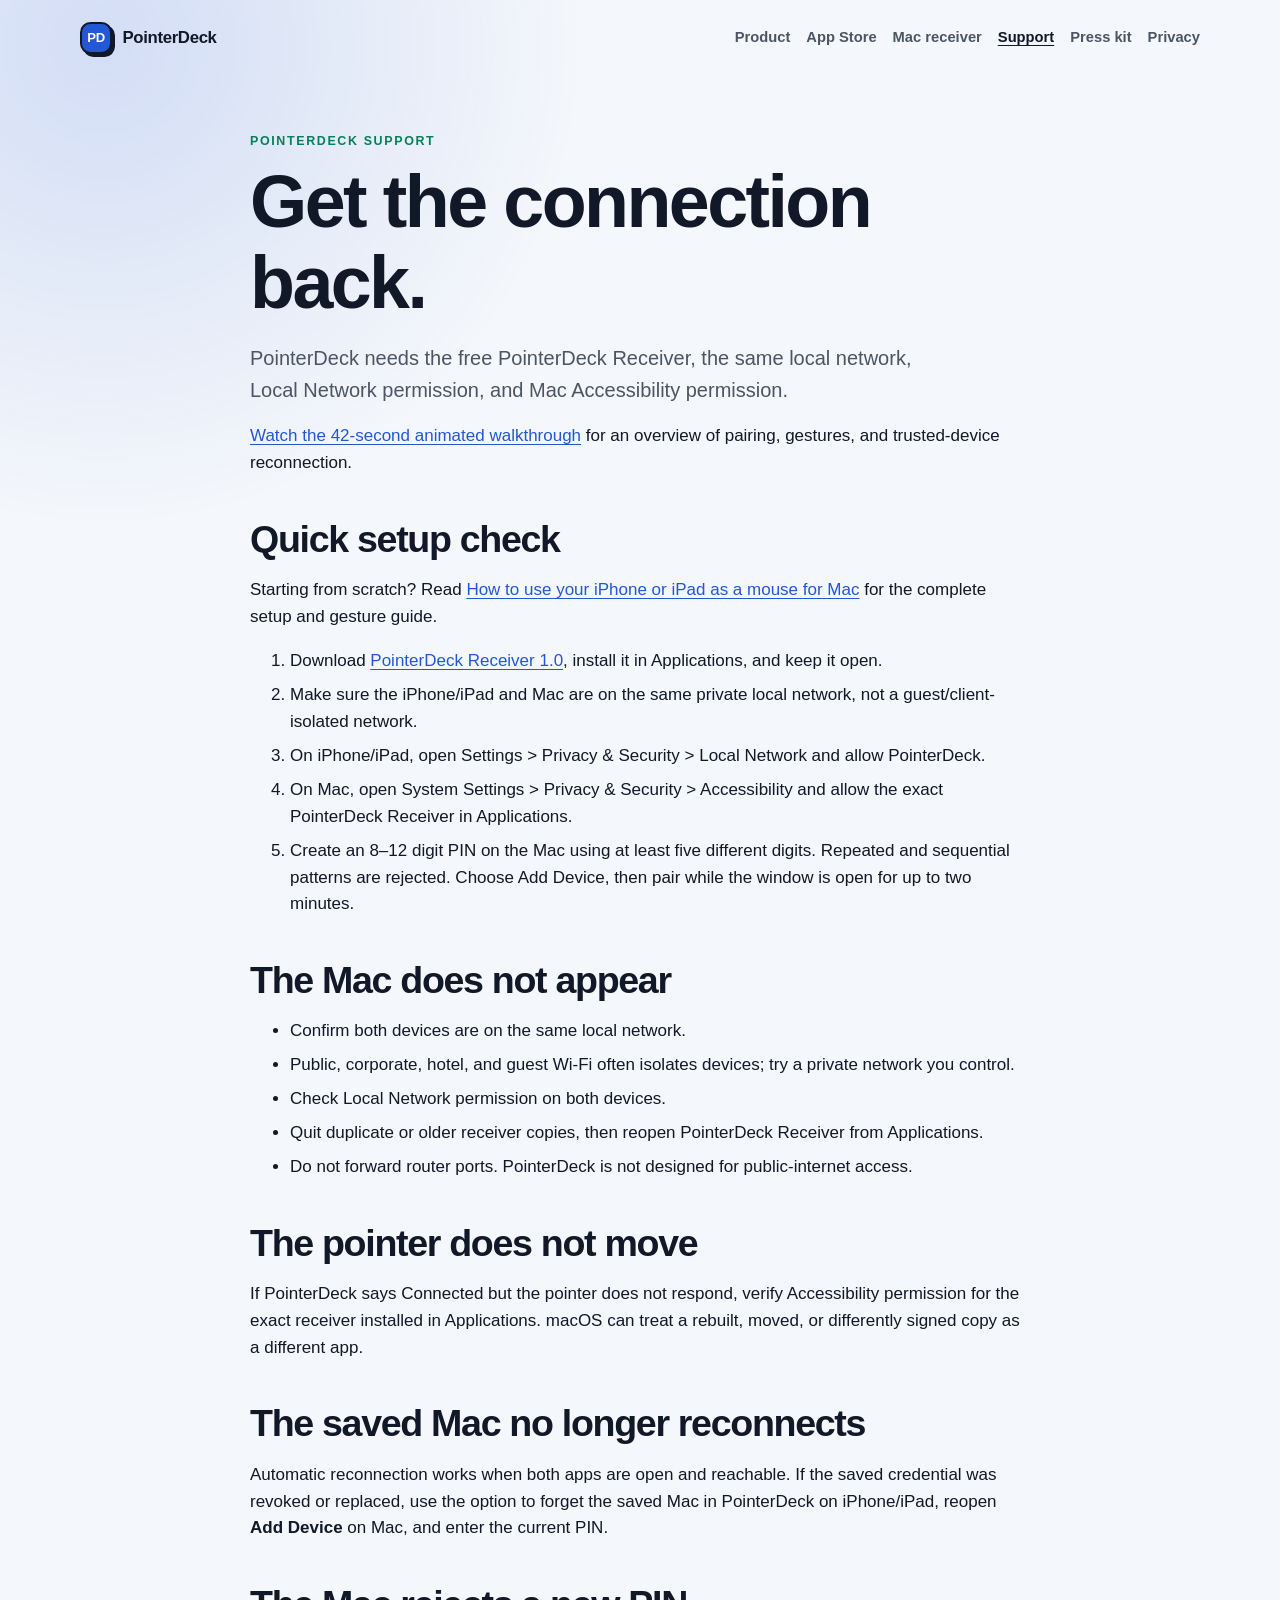
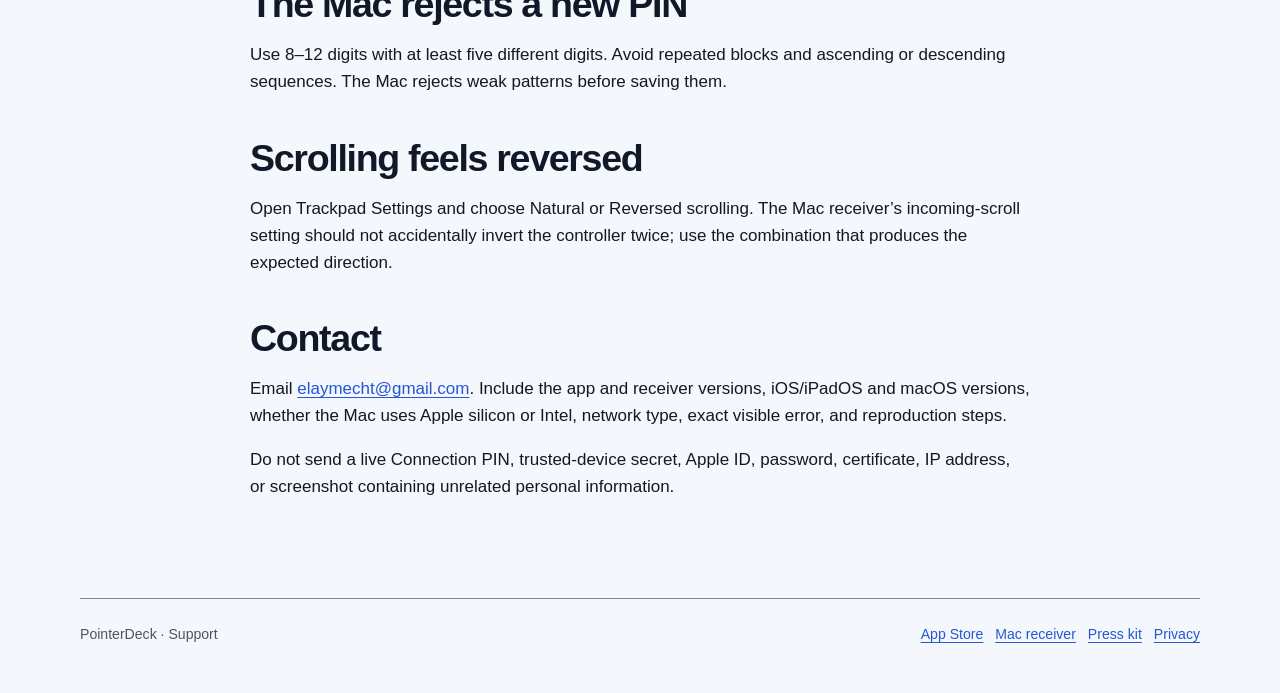
<file: support.html>
<!doctype html>
<html lang="en">
<head>
  <meta charset="utf-8">
  <meta name="viewport" content="width=device-width, initial-scale=1">
  <meta name="robots" content="index,follow">
  <meta name="theme-color" content="#0a2a66">
  <meta name="description" content="Setup and troubleshooting help for PointerDeck on iPhone, iPad, and Mac.">
  <meta name="apple-itunes-app" content="app-id=6806708304">
  <meta property="og:type" content="website">
  <meta property="og:site_name" content="PointerDeck">
  <meta property="og:title" content="PointerDeck Support">
  <meta property="og:description" content="Setup and troubleshooting help for PointerDeck on iPhone, iPad, and Mac.">
  <meta property="og:url" content="https://ilushamesh-max.github.io/pointerdeck/support.html">
  <meta property="og:image" content="https://ilushamesh-max.github.io/pointerdeck/assets/pointerdeck-social-card.png">
  <meta name="twitter:card" content="summary_large_image">
  <title>Support — PointerDeck</title>
  <link rel="canonical" href="https://ilushamesh-max.github.io/pointerdeck/support.html">
  <link rel="icon" type="image/png" sizes="32x32" href="assets/pointerdeck-icon-32.png">
  <link rel="apple-touch-icon" sizes="180x180" href="assets/pointerdeck-icon-180.png">
  <link rel="stylesheet" href="styles.css">
</head>
<body>
  <a class="skip-link" href="#main-content">Skip to main content</a>
  <header class="site-header">
    <a class="brand" href="index.html"><span class="brand-mark" aria-hidden="true">PD</span>PointerDeck</a>
    <nav class="site-nav" aria-label="Primary">
      <a href="index.html">Product</a>
      <a href="https://apps.apple.com/app/apple-store/id6806708304?pt=129219446&amp;ct=website_home&amp;mt=8">App Store</a>
      <a href="mac.html">Mac receiver</a>
      <a href="support.html" aria-current="page">Support</a>
      <a href="press.html">Press kit</a>
      <a href="privacy.html">Privacy</a>
    </nav>
  </header>

  <main class="page-shell prose" id="main-content">
    <p class="eyebrow">PointerDeck support</p>
    <h1 class="page-title">Get the connection back.</h1>
    <p class="lede">PointerDeck needs the free PointerDeck Receiver, the same local network, Local Network permission, and Mac Accessibility permission.</p>
    <p><a href="https://youtu.be/RWZ7zhp_Peg">Watch the 42-second animated walkthrough</a> for an overview of pairing, gestures, and trusted-device reconnection.</p>

    <h2>Quick setup check</h2>
    <p>Starting from scratch? Read <a href="use-iphone-as-mouse-for-mac.html">How to use your iPhone or iPad as a mouse for Mac</a> for the complete setup and gesture guide.</p>
    <ol>
      <li>Download <a href="mac.html">PointerDeck Receiver 1.0</a>, install it in Applications, and keep it open.</li>
      <li>Make sure the iPhone/iPad and Mac are on the same private local network, not a guest/client-isolated network.</li>
      <li>On iPhone/iPad, open Settings &gt; Privacy &amp; Security &gt; Local Network and allow PointerDeck.</li>
      <li>On Mac, open System Settings &gt; Privacy &amp; Security &gt; Accessibility and allow the exact PointerDeck Receiver in Applications.</li>
      <li>Create an 8–12 digit PIN on the Mac using at least five different digits. Repeated and sequential patterns are rejected. Choose Add Device, then pair while the window is open for up to two minutes.</li>
    </ol>

    <h2>The Mac does not appear</h2>
    <ul>
      <li>Confirm both devices are on the same local network.</li>
      <li>Public, corporate, hotel, and guest Wi-Fi often isolates devices; try a private network you control.</li>
      <li>Check Local Network permission on both devices.</li>
      <li>Quit duplicate or older receiver copies, then reopen PointerDeck Receiver from Applications.</li>
      <li>Do not forward router ports. PointerDeck is not designed for public-internet access.</li>
    </ul>

    <h2>The pointer does not move</h2>
    <p>If PointerDeck says Connected but the pointer does not respond, verify Accessibility permission for the exact receiver installed in Applications. macOS can treat a rebuilt, moved, or differently signed copy as a different app.</p>

    <h2>The saved Mac no longer reconnects</h2>
    <p>Automatic reconnection works when both apps are open and reachable. If the saved credential was revoked or replaced, use the option to forget the saved Mac in PointerDeck on iPhone/iPad, reopen <strong>Add Device</strong> on Mac, and enter the current PIN.</p>

    <h2>The Mac rejects a new PIN</h2>
    <p>Use 8–12 digits with at least five different digits. Avoid repeated blocks and ascending or descending sequences. The Mac rejects weak patterns before saving them.</p>

    <h2>Scrolling feels reversed</h2>
    <p>Open Trackpad Settings and choose Natural or Reversed scrolling. The Mac receiver’s incoming-scroll setting should not accidentally invert the controller twice; use the combination that produces the expected direction.</p>

    <h2>Contact</h2>
    <p>Email <a href="mailto:elaymecht@gmail.com">elaymecht@gmail.com</a>. Include the app and receiver versions, iOS/iPadOS and macOS versions, whether the Mac uses Apple silicon or Intel, network type, exact visible error, and reproduction steps.</p>
    <p>Do not send a live Connection PIN, trusted-device secret, Apple ID, password, certificate, IP address, or screenshot containing unrelated personal information.</p>
  </main>

  <footer class="site-footer">
    <span>PointerDeck · Support</span>
    <span class="footer-links"><a href="https://apps.apple.com/app/apple-store/id6806708304?pt=129219446&amp;ct=website_home&amp;mt=8">App Store</a><a href="mac.html">Mac receiver</a><a href="press.html">Press kit</a><a href="privacy.html">Privacy</a></span>
  </footer>
</body>
</html>
</file>
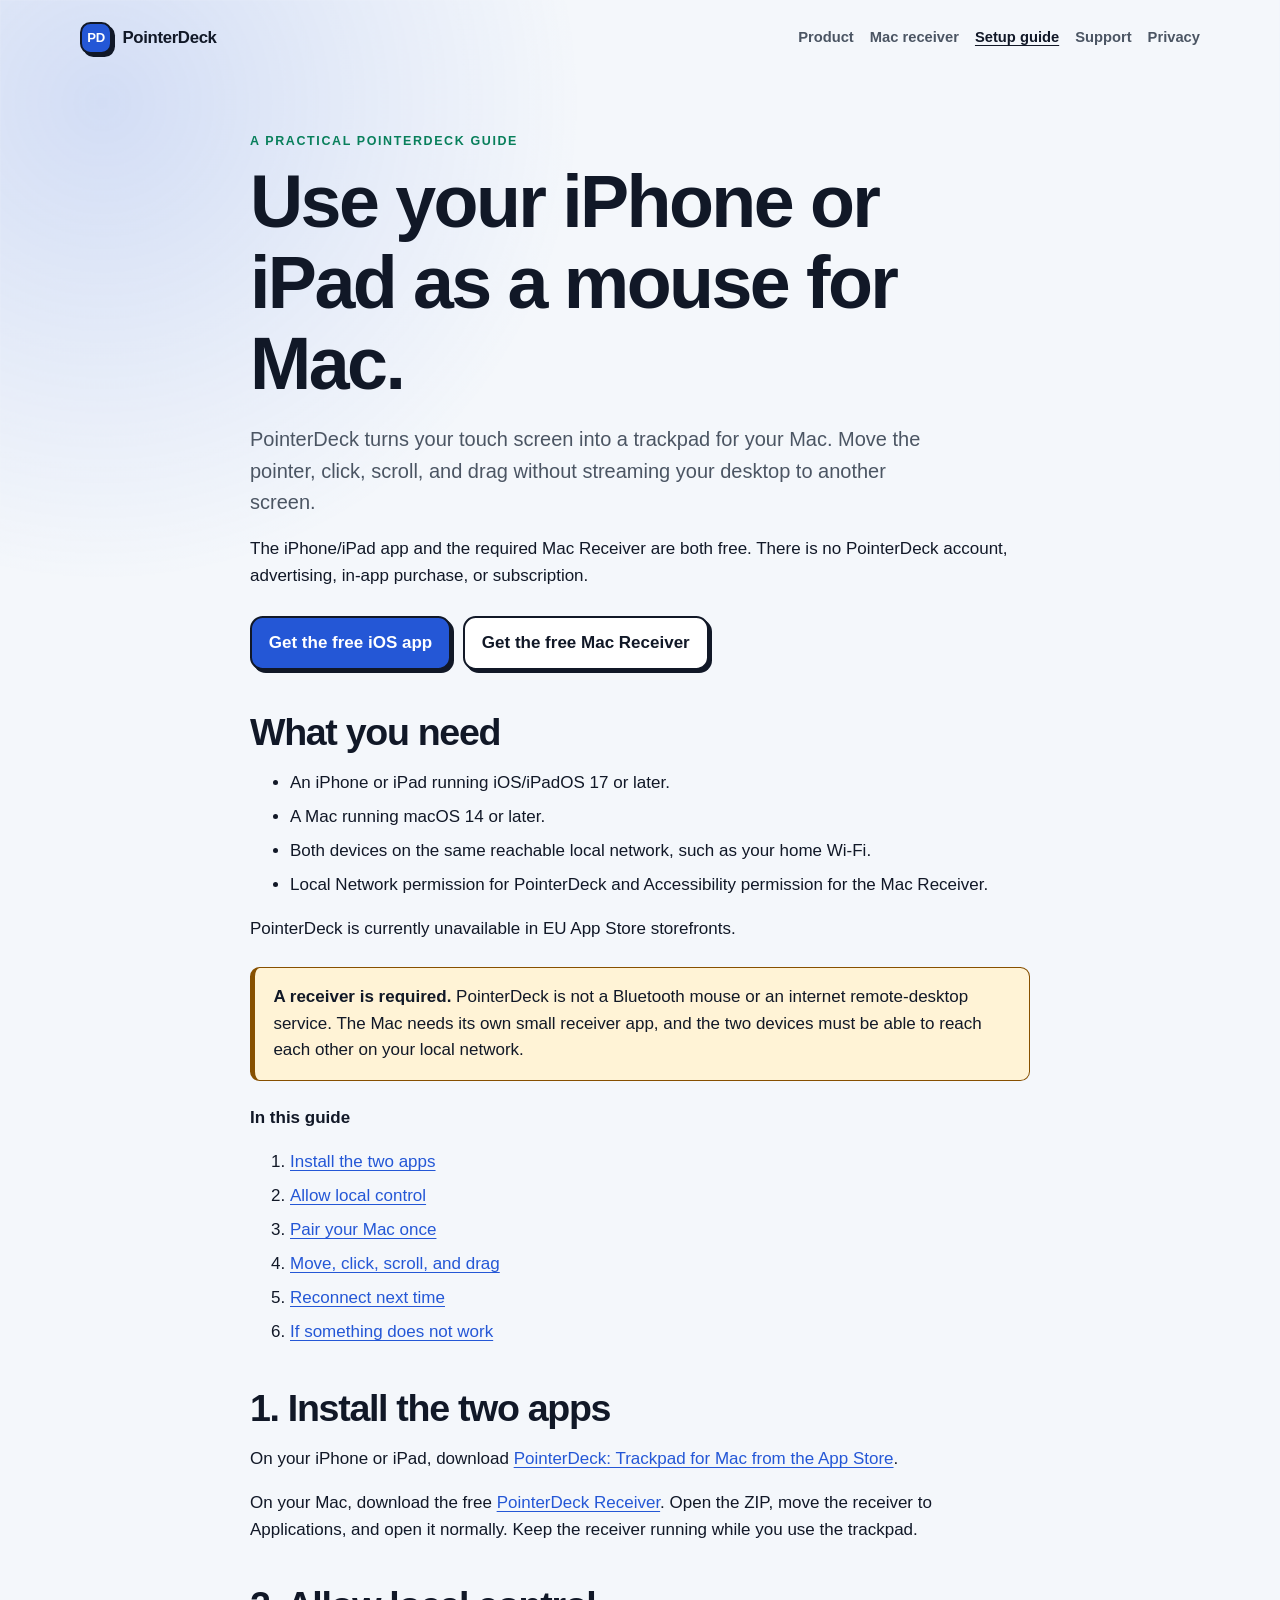
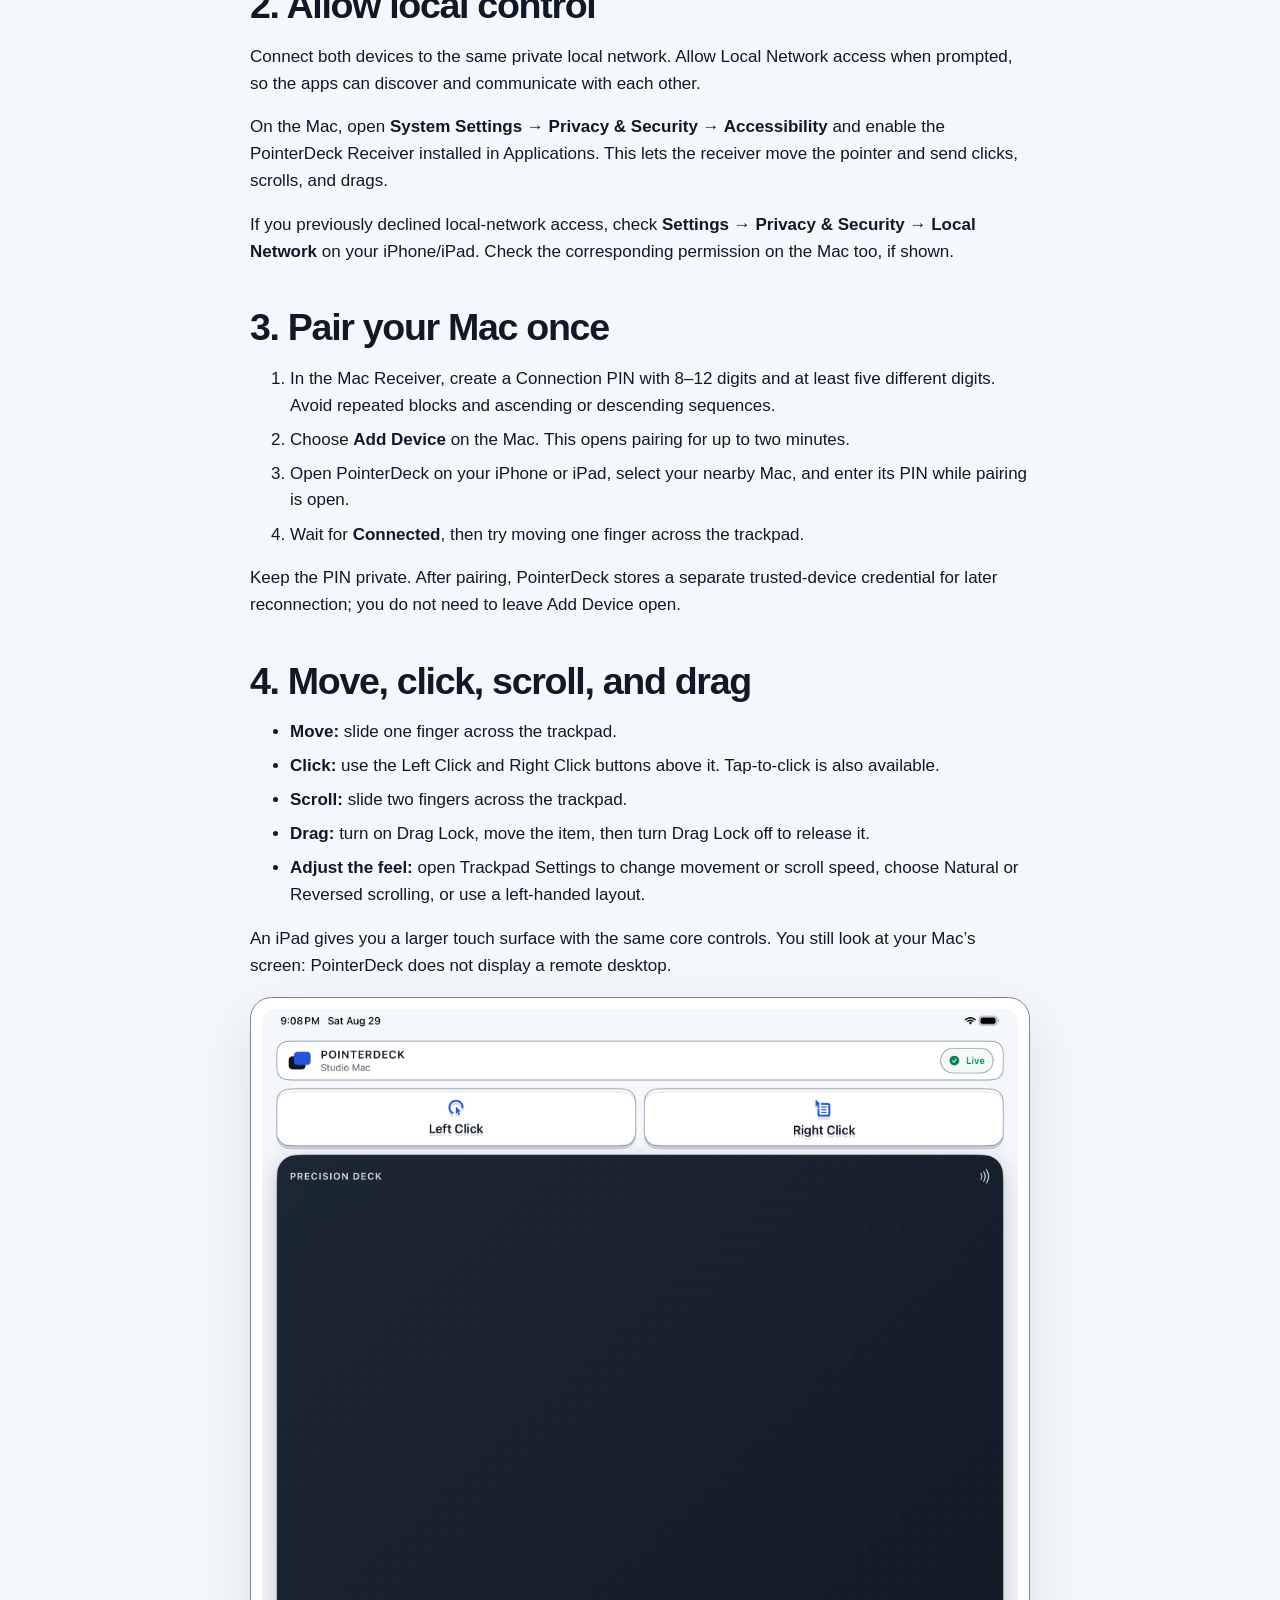
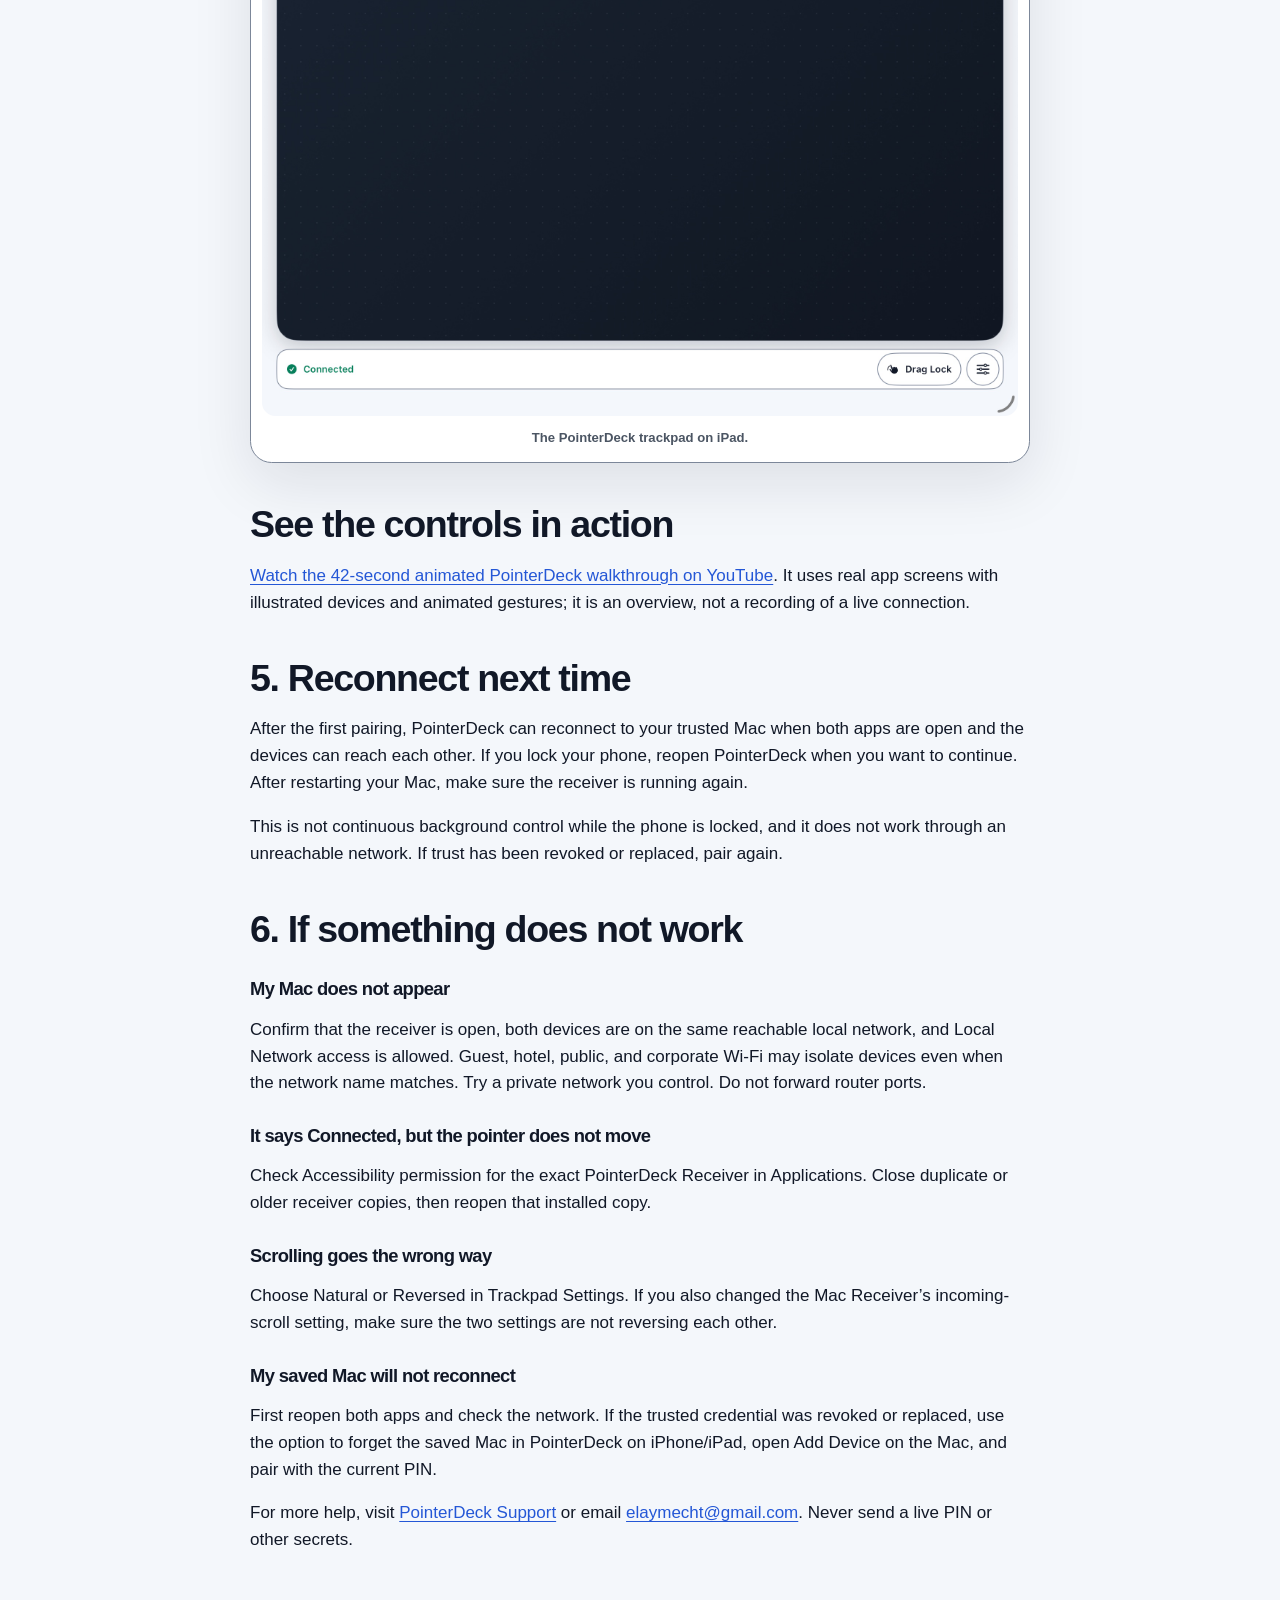
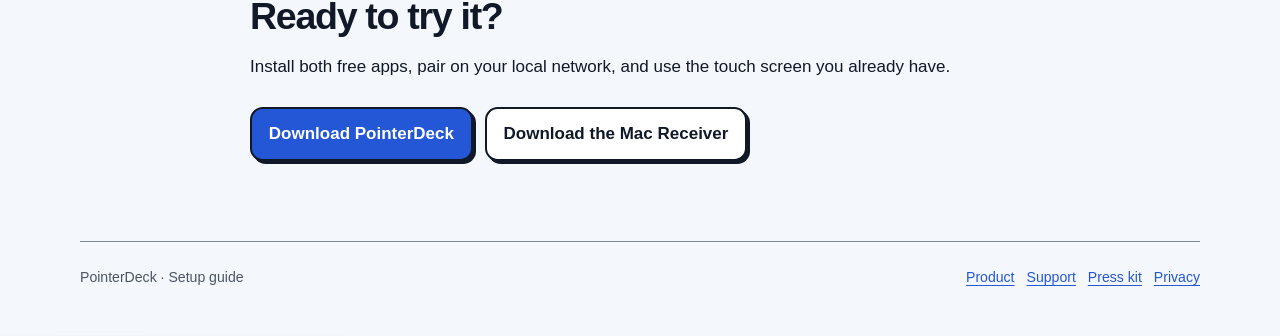
<file: use-iphone-as-mouse-for-mac.html>
<!doctype html>
<html lang="en">
<head>
  <meta charset="utf-8">
  <meta name="viewport" content="width=device-width, initial-scale=1">
  <meta name="robots" content="index,follow">
  <meta name="theme-color" content="#0a2a66">
  <meta name="description" content="Use your iPhone or iPad as a mouse for Mac with free PointerDeck. Install the Mac Receiver, pair on the same Wi-Fi, and move, click, scroll, and drag.">
  <meta name="apple-itunes-app" content="app-id=6806708304">
  <meta property="og:type" content="article">
  <meta property="og:site_name" content="PointerDeck">
  <meta property="og:title" content="How to use your iPhone or iPad as a mouse for Mac">
  <meta property="og:description" content="A step-by-step PointerDeck guide: free apps, same Wi-Fi, and one focused trackpad. Includes pairing and troubleshooting.">
  <meta property="og:url" content="https://ilushamesh-max.github.io/pointerdeck/use-iphone-as-mouse-for-mac.html">
  <meta property="og:image" content="https://ilushamesh-max.github.io/pointerdeck/assets/pointerdeck-social-card.png">
  <meta name="twitter:card" content="summary_large_image">
  <title>Use iPhone or iPad as a Mouse for Mac — Free PointerDeck Guide</title>
  <link rel="canonical" href="https://ilushamesh-max.github.io/pointerdeck/use-iphone-as-mouse-for-mac.html">
  <link rel="icon" type="image/png" sizes="32x32" href="assets/pointerdeck-icon-32.png">
  <link rel="apple-touch-icon" sizes="180x180" href="assets/pointerdeck-icon-180.png">
  <link rel="stylesheet" href="styles.css">
</head>
<body>
  <a class="skip-link" href="#main-content">Skip to main content</a>
  <header class="site-header">
    <a class="brand" href="index.html"><span class="brand-mark" aria-hidden="true">PD</span>PointerDeck</a>
    <nav class="site-nav" aria-label="Primary">
      <a href="index.html">Product</a>
      <a href="mac.html">Mac receiver</a>
      <a href="use-iphone-as-mouse-for-mac.html" aria-current="page">Setup guide</a>
      <a href="support.html">Support</a>
      <a href="privacy.html">Privacy</a>
    </nav>
  </header>

  <main class="page-shell prose" id="main-content">
    <article>
      <p class="eyebrow">A practical PointerDeck guide</p>
      <h1 class="page-title">Use your iPhone or iPad as a mouse for Mac.</h1>
      <p class="lede">PointerDeck turns your touch screen into a trackpad for your Mac. Move the pointer, click, scroll, and drag without streaming your desktop to another screen.</p>
      <p>The iPhone/iPad app and the required Mac Receiver are both free. There is no PointerDeck account, advertising, in-app purchase, or subscription.</p>
      <div class="actions">
        <a class="button" href="https://apps.apple.com/app/apple-store/id6806708304?pt=129219446&amp;ct=website_home&amp;mt=8">Get the free iOS app</a>
        <a class="button secondary" href="mac.html">Get the free Mac Receiver</a>
      </div>

      <h2>What you need</h2>
      <ul>
        <li>An iPhone or iPad running iOS/iPadOS 17 or later.</li>
        <li>A Mac running macOS 14 or later.</li>
        <li>Both devices on the same reachable local network, such as your home Wi-Fi.</li>
        <li>Local Network permission for PointerDeck and Accessibility permission for the Mac Receiver.</li>
      </ul>
      <p>PointerDeck is currently unavailable in EU App Store storefronts.</p>
      <div class="notice"><strong>A receiver is required.</strong> PointerDeck is not a Bluetooth mouse or an internet remote-desktop service. The Mac needs its own small receiver app, and the two devices must be able to reach each other on your local network.</div>

      <nav aria-label="Guide contents">
        <p><strong>In this guide</strong></p>
        <ol>
          <li><a href="#install">Install the two apps</a></li>
          <li><a href="#permissions">Allow local control</a></li>
          <li><a href="#pair">Pair your Mac once</a></li>
          <li><a href="#gestures">Move, click, scroll, and drag</a></li>
          <li><a href="#return">Reconnect next time</a></li>
          <li><a href="#troubleshoot">If something does not work</a></li>
        </ol>
      </nav>

      <h2 id="install">1. Install the two apps</h2>
      <p>On your iPhone or iPad, download <a href="https://apps.apple.com/app/apple-store/id6806708304?pt=129219446&amp;ct=website_home&amp;mt=8">PointerDeck: Trackpad for Mac from the App Store</a>.</p>
      <p>On your Mac, download the free <a href="mac.html">PointerDeck Receiver</a>. Open the ZIP, move the receiver to Applications, and open it normally. Keep the receiver running while you use the trackpad.</p>

      <h2 id="permissions">2. Allow local control</h2>
      <p>Connect both devices to the same private local network. Allow Local Network access when prompted, so the apps can discover and communicate with each other.</p>
      <p>On the Mac, open <strong>System Settings → Privacy &amp; Security → Accessibility</strong> and enable the PointerDeck Receiver installed in Applications. This lets the receiver move the pointer and send clicks, scrolls, and drags.</p>
      <p>If you previously declined local-network access, check <strong>Settings → Privacy &amp; Security → Local Network</strong> on your iPhone/iPad. Check the corresponding permission on the Mac too, if shown.</p>

      <h2 id="pair">3. Pair your Mac once</h2>
      <ol>
        <li>In the Mac Receiver, create a Connection PIN with 8–12 digits and at least five different digits. Avoid repeated blocks and ascending or descending sequences.</li>
        <li>Choose <strong>Add Device</strong> on the Mac. This opens pairing for up to two minutes.</li>
        <li>Open PointerDeck on your iPhone or iPad, select your nearby Mac, and enter its PIN while pairing is open.</li>
        <li>Wait for <strong>Connected</strong>, then try moving one finger across the trackpad.</li>
      </ol>
      <p>Keep the PIN private. After pairing, PointerDeck stores a separate trusted-device credential for later reconnection; you do not need to leave Add Device open.</p>

      <h2 id="gestures">4. Move, click, scroll, and drag</h2>
      <ul>
        <li><strong>Move:</strong> slide one finger across the trackpad.</li>
        <li><strong>Click:</strong> use the Left Click and Right Click buttons above it. Tap-to-click is also available.</li>
        <li><strong>Scroll:</strong> slide two fingers across the trackpad.</li>
        <li><strong>Drag:</strong> turn on Drag Lock, move the item, then turn Drag Lock off to release it.</li>
        <li><strong>Adjust the feel:</strong> open Trackpad Settings to change movement or scroll speed, choose Natural or Reversed scrolling, or use a left-handed layout.</li>
      </ul>
      <p>An iPad gives you a larger touch surface with the same core controls. You still look at your Mac’s screen: PointerDeck does not display a remote desktop.</p>
      <figure class="screenshot-card tablet-shot">
        <img src="assets/pointerdeck-ipad-trackpad.jpg" width="2064" height="2752" loading="lazy" alt="PointerDeck on iPad: Left Click and Right Click above the large trackpad, with Connected and Drag Lock below">
        <figcaption>The PointerDeck trackpad on iPad.</figcaption>
      </figure>

      <h2>See the controls in action</h2>
      <p><a href="https://youtu.be/RWZ7zhp_Peg">Watch the 42-second animated PointerDeck walkthrough on YouTube</a>. It uses real app screens with illustrated devices and animated gestures; it is an overview, not a recording of a live connection.</p>

      <h2 id="return">5. Reconnect next time</h2>
      <p>After the first pairing, PointerDeck can reconnect to your trusted Mac when both apps are open and the devices can reach each other. If you lock your phone, reopen PointerDeck when you want to continue. After restarting your Mac, make sure the receiver is running again.</p>
      <p>This is not continuous background control while the phone is locked, and it does not work through an unreachable network. If trust has been revoked or replaced, pair again.</p>

      <h2 id="troubleshoot">6. If something does not work</h2>
      <h3>My Mac does not appear</h3>
      <p>Confirm that the receiver is open, both devices are on the same reachable local network, and Local Network access is allowed. Guest, hotel, public, and corporate Wi-Fi may isolate devices even when the network name matches. Try a private network you control. Do not forward router ports.</p>
      <h3>It says Connected, but the pointer does not move</h3>
      <p>Check Accessibility permission for the exact PointerDeck Receiver in Applications. Close duplicate or older receiver copies, then reopen that installed copy.</p>
      <h3>Scrolling goes the wrong way</h3>
      <p>Choose Natural or Reversed in Trackpad Settings. If you also changed the Mac Receiver’s incoming-scroll setting, make sure the two settings are not reversing each other.</p>
      <h3>My saved Mac will not reconnect</h3>
      <p>First reopen both apps and check the network. If the trusted credential was revoked or replaced, use the option to forget the saved Mac in PointerDeck on iPhone/iPad, open Add Device on the Mac, and pair with the current PIN.</p>
      <p>For more help, visit <a href="support.html">PointerDeck Support</a> or email <a href="mailto:elaymecht@gmail.com">elaymecht@gmail.com</a>. Never send a live PIN or other secrets.</p>

      <h2>Ready to try it?</h2>
      <p>Install both free apps, pair on your local network, and use the touch screen you already have.</p>
      <div class="actions">
        <a class="button" href="https://apps.apple.com/app/apple-store/id6806708304?pt=129219446&amp;ct=website_home&amp;mt=8">Download PointerDeck</a>
        <a class="button secondary" href="mac.html">Download the Mac Receiver</a>
      </div>
    </article>
  </main>

  <footer class="site-footer">
    <span>PointerDeck · Setup guide</span>
    <span class="footer-links"><a href="index.html">Product</a><a href="support.html">Support</a><a href="press.html">Press kit</a><a href="privacy.html">Privacy</a></span>
  </footer>
</body>
</html>
</file>
<file: styles.css>
:root {
  color-scheme: light dark;
  --canvas: #f4f7fb;
  --paper: #ffffff;
  --ink: #111827;
  --muted: #4b5563;
  --line: #7c8799;
  --accent: #2457d6;
  --accent-hover: #173c9a;
  --accent-soft: #e5edff;
  --on-accent: #ffffff;
  --connected: #087f5b;
  --connected-soft: #dcf4ea;
  --warning: #875000;
  --warning-soft: #fff3d6;
  --trackpad: #101722;
  --trackpad-raised: #1c2736;
  --trackpad-dot: #c8d2e0;
  --shadow: 0 20px 60px rgba(17, 24, 39, 0.1);
  font-family: -apple-system, BlinkMacSystemFont, "SF Pro Display", "Segoe UI", sans-serif;
}

@media (prefers-color-scheme: dark) {
  :root {
    --canvas: #0b111b;
    --paper: #111a27;
    --ink: #f5f7fa;
    --muted: #b6c0ce;
    --line: #65758a;
    --accent: #78a6ff;
    --accent-hover: #a8c5ff;
    --accent-soft: #182334;
    --on-accent: #0b111b;
    --connected: #5ad6a0;
    --connected-soft: #153b2d;
    --warning: #ffc067;
    --warning-soft: #352817;
    --trackpad: #05080e;
    --trackpad-raised: #182334;
    --trackpad-dot: #c6d4e6;
    --shadow: 0 20px 60px rgba(0, 0, 0, 0.34);
  }
}

* {
  box-sizing: border-box;
}

html {
  background: var(--canvas);
}

body {
  margin: 0;
  color: var(--ink);
  background:
    radial-gradient(circle at 8% 2%, rgba(36, 87, 214, 0.16), transparent 30rem),
    var(--canvas);
  font-size: 17px;
  line-height: 1.58;
}

a {
  color: var(--accent);
  text-underline-offset: 0.2em;
}

a:hover {
  color: var(--accent-hover);
}

a:focus-visible,
button:focus-visible {
  outline: 3px solid var(--accent);
  outline-offset: 3px;
  border-radius: 0.35rem;
}

.skip-link {
  position: absolute;
  z-index: 100;
  top: 0.5rem;
  left: 0.5rem;
  padding: 0.65rem 0.9rem;
  color: white;
  background: var(--ink);
  border-radius: 0.5rem;
  transform: translateY(-180%);
}

.skip-link:focus {
  color: white;
  transform: translateY(0);
}

.draft-banner {
  margin: 0;
  padding: 0.62rem 1rem;
  color: #2c2112;
  background: #f8dca8;
  border-bottom: 1px solid #d5a754;
  font-size: 0.9rem;
  font-weight: 700;
  text-align: center;
}

.site-header,
.page-shell,
.site-footer {
  width: min(1120px, calc(100% - 2rem));
  margin-inline: auto;
}

.site-header {
  min-height: 76px;
  display: flex;
  align-items: center;
  justify-content: space-between;
  gap: 1.5rem;
}

.brand {
  display: inline-flex;
  align-items: center;
  gap: 0.65rem;
  color: var(--ink);
  font-size: 1.05rem;
  font-weight: 800;
  letter-spacing: -0.02em;
  text-decoration: none;
}

.brand-mark {
  width: 2rem;
  height: 2rem;
  display: inline-grid;
  place-items: center;
  color: var(--on-accent);
  background: var(--accent);
  border: 2px solid var(--ink);
  border-radius: 0.65rem;
  box-shadow: 3px 3px 0 var(--ink);
  font-size: 0.82rem;
}

.site-nav {
  display: flex;
  flex-wrap: wrap;
  justify-content: flex-end;
  gap: 0.3rem 1rem;
}

.site-nav a {
  color: var(--muted);
  font-size: 0.92rem;
  font-weight: 650;
  text-decoration: none;
}

.site-nav a[aria-current="page"],
.site-nav a:hover {
  color: var(--ink);
  text-decoration: underline;
}

.page-shell {
  padding: 3.5rem 0 5rem;
}

.hero {
  display: grid;
  grid-template-columns: minmax(0, 1.35fr) minmax(280px, 0.65fr);
  gap: clamp(2rem, 6vw, 5rem);
  align-items: center;
  padding: clamp(2rem, 6vw, 5rem);
  background: var(--paper);
  border: 1px solid var(--line);
  border-radius: 2rem;
  box-shadow: var(--shadow);
}

.eyebrow {
  margin: 0 0 0.65rem;
  color: var(--connected);
  font-size: 0.78rem;
  font-weight: 850;
  letter-spacing: 0.13em;
  text-transform: uppercase;
}

h1,
h2,
h3 {
  line-height: 1.1;
  letter-spacing: -0.035em;
}

h1 {
  max-width: 12ch;
  margin: 0;
  font-size: clamp(2.8rem, 8vw, 5.6rem);
}

.page-title {
  max-width: 18ch;
  font-size: clamp(2.45rem, 7vw, 4.6rem);
}

h2 {
  margin: 0 0 1rem;
  font-size: clamp(1.65rem, 4vw, 2.35rem);
}

h3 {
  margin: 0 0 0.55rem;
  font-size: 1.15rem;
}

.lede {
  max-width: 62ch;
  margin: 1.2rem 0 0;
  color: var(--muted);
  font-size: clamp(1.05rem, 2.5vw, 1.25rem);
}

.actions {
  display: flex;
  flex-wrap: wrap;
  gap: 0.75rem;
  margin-top: 1.65rem;
}

.action-note {
  max-width: 46ch;
  margin: 0.9rem 0 0;
  color: var(--muted);
  font-size: 0.9rem;
}

.button {
  display: inline-flex;
  min-height: 48px;
  align-items: center;
  justify-content: center;
  padding: 0.72rem 1.05rem;
  border: 2px solid var(--ink);
  border-radius: 0.8rem;
  color: var(--on-accent);
  background: var(--accent);
  box-shadow: 3px 3px 0 var(--ink);
  font: inherit;
  font-weight: 800;
  text-decoration: none;
}

.button:hover {
  color: var(--on-accent);
  background: var(--accent-hover);
}

.button.secondary {
  color: var(--ink);
  background: var(--paper);
}

.button:disabled {
  color: #605a53;
  background: #e4ded5;
  border-color: #91897f;
  box-shadow: none;
  cursor: not-allowed;
}

.trackpad-card {
  padding: 1rem;
  background: var(--accent-soft);
  border: 2px solid var(--ink);
  border-radius: 1.5rem;
  box-shadow: 8px 8px 0 var(--ink);
}

.click-row {
  display: grid;
  grid-template-columns: 1fr 1fr;
  gap: 0.7rem;
  margin-bottom: 0.7rem;
}

.click-key,
.track-surface,
.status-chip {
  border: 2px solid var(--ink);
}

.click-key {
  padding: 0.85rem 0.4rem;
  background: var(--paper);
  border-radius: 0.75rem;
  font-size: 0.8rem;
  font-weight: 800;
  text-align: center;
}

.track-surface {
  min-height: 230px;
  display: grid;
  place-items: center;
  padding: 1.5rem;
  color: var(--trackpad-dot);
  background: var(--trackpad);
  border-radius: 1rem;
  text-align: center;
}

.status-row {
  display: flex;
  justify-content: space-between;
  gap: 0.6rem;
  margin-top: 0.7rem;
}

.status-chip {
  flex: 1;
  padding: 0.45rem;
  background: var(--paper);
  border-radius: 999px;
  font-size: 0.72rem;
  font-weight: 800;
  text-align: center;
}

.status-chip.online {
  color: var(--connected);
  background: var(--connected-soft);
}

.section {
  margin-top: 4.5rem;
}

.section-intro {
  max-width: 65ch;
  color: var(--muted);
}

.grid {
  display: grid;
  grid-template-columns: repeat(3, minmax(0, 1fr));
  gap: 1rem;
  margin-top: 1.5rem;
}

.card {
  padding: 1.35rem;
  background: var(--paper);
  border: 1px solid var(--line);
  border-radius: 1rem;
}

.card p,
.card li {
  color: var(--muted);
}

.step-number {
  width: 2.2rem;
  height: 2.2rem;
  display: grid;
  place-items: center;
  margin-bottom: 1rem;
  color: var(--canvas);
  background: var(--connected);
  border-radius: 50%;
  font-weight: 850;
}

.notice {
  margin: 1.5rem 0;
  padding: 1rem 1.15rem;
  background: var(--warning-soft);
  border: 1px solid var(--warning);
  border-left: 5px solid var(--warning);
  border-radius: 0.6rem;
}

.screenshot-grid {
  display: grid;
  grid-template-columns: 0.78fr 1.24fr 0.78fr;
  gap: clamp(1rem, 3vw, 2rem);
  align-items: start;
  margin-top: 1.75rem;
}

.screenshot-card {
  margin: 0;
  padding: 0.7rem;
  background: var(--paper);
  border: 1px solid var(--line);
  border-radius: 1.35rem;
  box-shadow: var(--shadow);
}

.screenshot-card img {
  width: 100%;
  height: auto;
  display: block;
  border-radius: 0.85rem;
}

.screenshot-card figcaption {
  padding: 0.7rem 0.25rem 0.15rem;
  color: var(--muted);
  font-size: 0.82rem;
  font-weight: 750;
  text-align: center;
}

.final-cta {
  display: flex;
  align-items: center;
  justify-content: space-between;
  gap: 1.5rem;
  padding: clamp(1.4rem, 4vw, 2.4rem);
  color: white;
  background: linear-gradient(135deg, #0a2a66, #2457d6);
  border-radius: 1.5rem;
  box-shadow: var(--shadow);
}

.final-cta h2,
.final-cta p {
  margin-bottom: 0;
}

.final-cta .eyebrow {
  color: #79d7ff;
}

.final-cta .button {
  border-color: white;
  box-shadow: 3px 3px 0 white;
}

.final-cta .button.secondary {
  color: white;
  background: transparent;
}

.fact-table {
  margin: 1.5rem 0;
  border: 1px solid var(--line);
  border-radius: 1rem;
  overflow: hidden;
}

.fact-table div {
  display: grid;
  grid-template-columns: minmax(130px, 0.36fr) minmax(0, 1fr);
  gap: 1rem;
  padding: 0.9rem 1rem;
  background: var(--paper);
}

.fact-table div + div {
  border-top: 1px solid var(--line);
}

.fact-table dt {
  font-weight: 800;
}

.fact-table dd {
  margin: 0;
  color: var(--muted);
}

.asset-grid {
  display: grid;
  grid-template-columns: minmax(180px, 0.4fr) minmax(0, 1fr);
  gap: 1rem;
  margin-top: 1.5rem;
}

.asset-card {
  padding: 1rem;
  background: var(--paper);
  border: 1px solid var(--line);
  border-radius: 1rem;
}

.asset-card h3 {
  margin-top: 1rem;
}

.asset-card p {
  margin: 0 0 0.5rem;
  color: var(--muted);
}

.asset-preview {
  width: 100%;
  height: auto;
  display: block;
  border-radius: 0.7rem;
}

.icon-preview {
  max-width: 280px;
}

.press-shots {
  grid-template-columns: repeat(4, minmax(0, 1fr));
}

.fact-list {
  display: grid;
  grid-template-columns: repeat(2, minmax(0, 1fr));
  gap: 0.85rem;
  padding: 0;
  list-style: none;
}

.fact-list li {
  padding: 1rem;
  background: var(--paper);
  border: 1px solid var(--line);
  border-radius: 0.8rem;
}

.prose {
  max-width: 780px;
}

.prose h2 {
  margin-top: 2.6rem;
}

.prose h3 {
  margin-top: 1.8rem;
}

.prose li + li {
  margin-top: 0.45rem;
}

.prose code {
  padding: 0.1em 0.3em;
  background: var(--accent-soft);
  border-radius: 0.3rem;
  font-size: 0.92em;
}

.site-footer {
  display: flex;
  justify-content: space-between;
  gap: 1rem;
  padding: 1.5rem 0 3rem;
  border-top: 1px solid var(--line);
  color: var(--muted);
  font-size: 0.88rem;
}

.footer-links {
  display: flex;
  flex-wrap: wrap;
  gap: 0.75rem;
}

@media (max-width: 820px) {
  .site-header,
  .site-footer {
    align-items: flex-start;
    flex-direction: column;
  }

  .site-nav {
    justify-content: flex-start;
  }

  .hero,
  .grid,
  .fact-list,
  .screenshot-grid,
  .asset-grid,
  .press-shots {
    grid-template-columns: 1fr;
  }

  .hero {
    padding: 1.5rem;
  }

  .trackpad-card {
    max-width: 430px;
  }

  .screenshot-card {
    max-width: 520px;
  }

  .final-cta {
    align-items: flex-start;
    flex-direction: column;
  }

  .fact-table div {
    grid-template-columns: 1fr;
    gap: 0.2rem;
  }
}

@media (prefers-reduced-motion: reduce) {
  *,
  *::before,
  *::after {
    scroll-behavior: auto !important;
    transition-duration: 0.01ms !important;
    animation-duration: 0.01ms !important;
    animation-iteration-count: 1 !important;
  }
}
</file>
